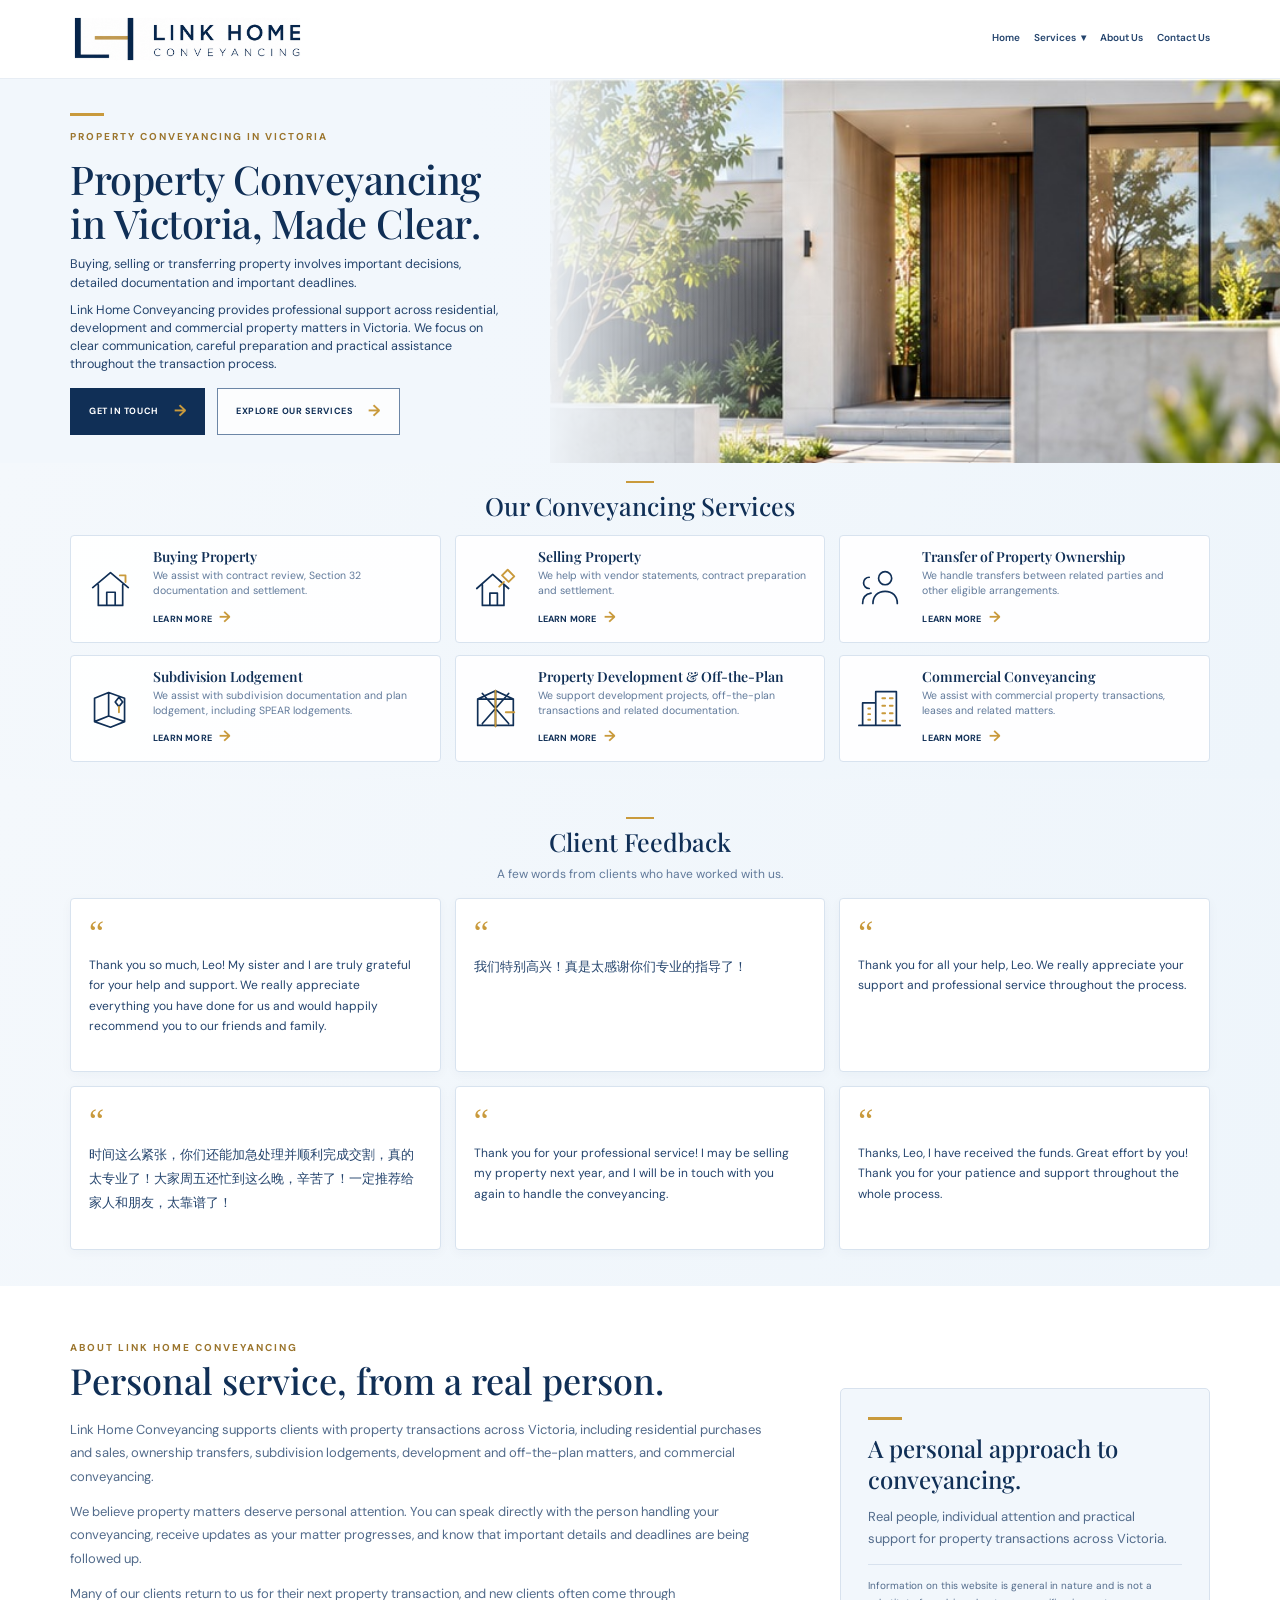
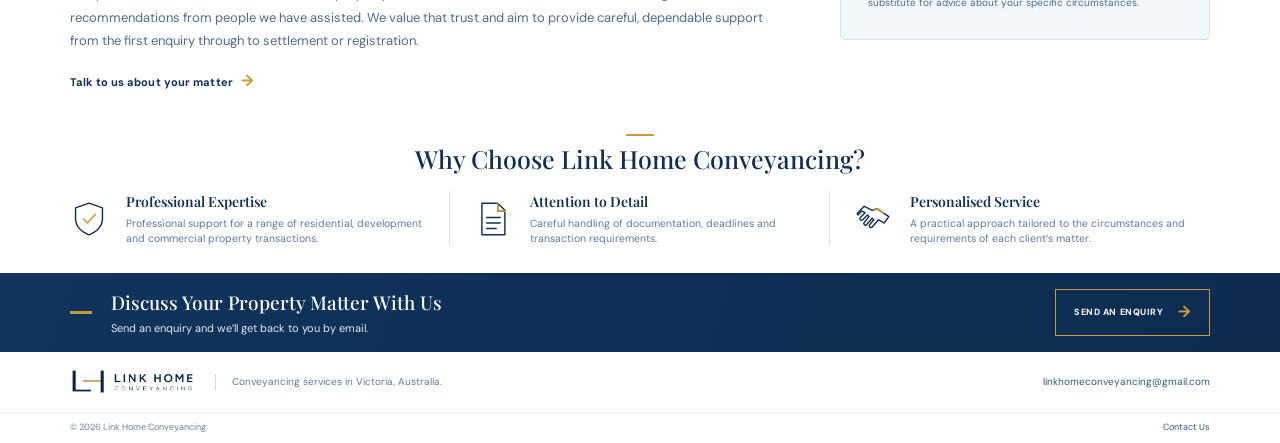
<file: index.html>
<!DOCTYPE html>

<html lang="en-AU">
<head>
<meta charset="utf-8"/>
<meta content="width=device-width, initial-scale=1" name="viewport"/>
<meta name="description" content="Link Home Conveyancing is a boutique conveyancing firm assisting with property purchases, sales, ownership transfers, subdivision lodgements, development and commercial property matters across Victoria."/>
<meta content="#102f56" name="theme-color"/>
<title>Link Home Conveyancing | Melbourne Property Conveyancer</title>
<link rel="canonical" href="https://linkhomeconveyancing.com.au/"/>
<meta property="og:type" content="website"/>
<meta property="og:site_name" content="Link Home Conveyancing"/>
<meta property="og:title" content="Link Home Conveyancing | Melbourne Property Conveyancer"/>
<meta property="og:description" content="Link Home Conveyancing is a boutique conveyancing firm assisting with property purchases, sales, ownership transfers, subdivision lodgements, development and commercial property matters across Victoria."/>
<meta property="og:url" content="https://linkhomeconveyancing.com.au/"/>
<meta property="og:image" content="https://linkhomeconveyancing.com.au/assets/link-home-logo.png"/>
<meta name="twitter:card" content="summary"/>
<meta name="twitter:title" content="Link Home Conveyancing | Melbourne Property Conveyancer"/>
<meta name="twitter:description" content="Link Home Conveyancing is a boutique conveyancing firm assisting with property purchases, sales, ownership transfers, subdivision lodgements, development and commercial property matters across Victoria."/>

<link href="https://fonts.googleapis.com" rel="preconnect"/>
<link crossorigin="" href="https://fonts.gstatic.com" rel="preconnect"/>
<link href="https://fonts.googleapis.com/css2?family=DM+Sans:wght@400;500;600;700&amp;family=Playfair+Display:wght@500;600&amp;display=swap" rel="stylesheet"/>
<link href="styles.css" rel="stylesheet"/>
<script type="application/ld+json">{"@context":"https://schema.org","@graph":[{"@type":"LegalService","@id":"https://linkhomeconveyancing.com.au/#business","name":"Link Home Conveyancing","url":"https://linkhomeconveyancing.com.au/","logo":{"@type":"ImageObject","url":"https://linkhomeconveyancing.com.au/assets/link-home-logo.png"},"image":"https://linkhomeconveyancing.com.au/assets/hero-property.jpg","description":"Link Home Conveyancing is a boutique conveyancing firm assisting with property purchases, sales, ownership transfers, subdivision lodgements, development and commercial property matters across Victoria.","areaServed":{"@type":"AdministrativeArea","name":"Victoria, Australia"}},{"@type":"WebSite","@id":"https://linkhomeconveyancing.com.au/#website","url":"https://linkhomeconveyancing.com.au/","name":"Link Home Conveyancing","publisher":{"@id":"https://linkhomeconveyancing.com.au/#business"},"inLanguage":"en-AU"}]}</script>
</head>
<body>
<a class="skip-link" href="#main">Skip to content</a>
<header class="site-header">
<div class="header-inner wrap">
<a aria-label="Link Home Conveyancing home" class="brand" href="index.html"><img alt="Link Home Conveyancing logo" src="assets/link-home-logo.png"/></a>
<button aria-controls="primary-nav" aria-expanded="false" aria-label="Open navigation" class="menu-toggle"><span></span><span></span><span></span></button>
<nav aria-label="Main navigation" class="nav" id="primary-nav">
<a href="index.html">Home</a>
<div class="services-menu">
  <button class="services-toggle" type="button" aria-expanded="false" aria-controls="services-dropdown">Services <span aria-hidden="true">▾</span></button>
  <div class="services-dropdown" id="services-dropdown">
    <a href="buying-property.html">Buying Property</a>
    <a href="selling-property.html">Selling Property</a>
    <a href="property-transfers.html">Transfer of Property Ownership</a>
    <a href="subdivision-lodgement.html">Subdivision Lodgement</a>
    <a href="development-off-the-plan.html">Property Development &amp; Off-the-Plan</a>
    <a href="commercial-conveyancing.html">Commercial Conveyancing</a>
  </div>
</div>
<a href="about.html">About Us</a>
<a href="contact.html">Contact Us</a>
</nav>
</div>
</header>
<main id="main">
<section class="hero" id="home">
<div aria-label="Contemporary home exterior with landscaped garden" class="hero-photo" role="img"></div>
<div class="hero-wash"></div>
<div class="hero-content wrap">
<span class="gold-rule"></span>
<p class="eyebrow">PROPERTY CONVEYANCING IN VICTORIA</p>
<h1>Property Conveyancing<br/>in Victoria, Made Clear.</h1>
<p class="hero-lead">Buying, selling or transferring property involves important decisions, detailed documentation and important deadlines.</p>
<p class="hero-description">Link Home Conveyancing provides professional support across residential, development and commercial property matters in Victoria. We focus on clear communication, careful preparation and practical assistance throughout the transaction process.</p>
<div class="hero-actions"><a class="button button-primary" href="contact.html">GET IN TOUCH <span>→</span></a><a class="button button-outline" href="#services">EXPLORE OUR SERVICES <span>→</span></a></div>
</div>
</section>
<section class="services section-tint" id="services">
<div class="wrap">
<div class="section-title"><span class="gold-rule"></span><h2>Our Conveyancing Services</h2></div>
<div class="service-grid">
<article class="service-card" id="buying-property"><div aria-hidden="true" class="service-icon"><svg viewbox="0 0 48 48"><path d="M5 23 24 7l19 16M11 20v22h26V20M20 42V28h9v14"></path><path class="gold-stroke" d="M34 10h6v7"></path></svg></div><div><h3>Buying Property</h3><p>We assist with contract review, Section 32 documentation and settlement.</p><a href="buying-property.html">LEARN MORE <span>→</span></a></div></article>
<article class="service-card" id="selling-property"><div aria-hidden="true" class="service-icon"><svg viewbox="0 0 48 48"><path d="M4 24 21 9l17 15M10 20v22h23V20M18 42V29h8v13"></path><path class="gold-stroke" d="m31 10 6-6 7 7-6 6zM33 17l-5 5"></path></svg></div><div><h3>Selling Property</h3><p>We help with vendor statements, contract preparation and settlement.</p><a href="selling-property.html">LEARN MORE <span>→</span></a></div></article>
<article class="service-card" id="transfer-ownership"><div aria-hidden="true" class="service-icon"><svg viewbox="0 0 48 48"><circle cx="30" cy="13" r="7"></circle><path d="M17 40c0-8 5-13 13-13s13 5 13 13M6 40c0-6 3-10 9-11M13 12a6 6 0 1 0 0 12"></path></svg></div><div><h3>Transfer of Property Ownership</h3><p>We handle transfers between related parties and other eligible arrangements.</p><a href="property-transfers.html">LEARN MORE <span>→</span></a></div></article>
<article class="service-card" id="subdivision-lodgement"><div aria-hidden="true" class="service-icon"><svg viewbox="0 0 48 48"><path d="m7 13 15-6 17 6v25l-15 6-17-6zM22 7v25M7 38l15-6 17 6M29 17l4-5 4 5-4 5z"></path><path class="gold-stroke" d="M33 22v6"></path></svg></div><div><h3>Subdivision Lodgement</h3><p>We assist with subdivision documentation and plan lodgement, including SPEAR lodgements.</p><a href="subdivision-lodgement.html">LEARN MORE <span>→</span></a></div></article>
<article class="service-card" id="development"><div aria-hidden="true" class="service-icon"><svg viewbox="0 0 48 48"><path d="M5 14h38M10 8l28 32M38 8 10 40M24 5v38M5 14l19-9 19 9M5 14v28h38V14"></path><path class="gold-stroke" d="M24 5v38M35 28h9"></path></svg></div><div><h3>Property Development &amp; Off-the-Plan</h3><p>We support development projects, off-the-plan transactions and related documentation.</p><a href="development-off-the-plan.html">LEARN MORE <span>→</span></a></div></article>
<article class="service-card" id="commercial"><div aria-hidden="true" class="service-icon"><svg viewbox="0 0 48 48"><path d="M6 42V18h14v24M20 42V6h22v36M2 42h44"></path><path class="gold-stroke" d="M12 24h2M12 30h2M12 36h2M27 13h3M35 13h3M27 21h3M35 21h3M27 29h3M35 29h3M27 37h3M35 37h3"></path></svg></div><div><h3>Commercial Conveyancing</h3><p>We assist with commercial property transactions, leases and related matters.</p><a href="commercial-conveyancing.html">LEARN MORE <span>→</span></a></div></article>
</div>
</div>
</section>

<section class="client-feedback section-tint" id="client-feedback">
<div class="wrap">
  <div class="section-title"><span class="gold-rule"></span><h2>Client Feedback</h2><p class="feedback-intro">A few words from clients who have worked with us.</p></div>
  <div class="feedback-grid">
    <article class="feedback-card feedback-en"><span class="feedback-mark">“</span><p>Thank you so much, Leo! My sister and I are truly grateful for your help and support. We really appreciate everything you have done for us and would happily recommend you to our friends and family.</p></article>
    <article class="feedback-card feedback-zh"><span class="feedback-mark">“</span><p>我们特别高兴！真是太感谢你们专业的指导了！</p></article>
    <article class="feedback-card feedback-en"><span class="feedback-mark">“</span><p>Thank you for all your help, Leo. We really appreciate your support and professional service throughout the process.</p></article>
    <article class="feedback-card feedback-zh"><span class="feedback-mark">“</span><p>时间这么紧张，你们还能加急处理并顺利完成交割，真的太专业了！大家周五还忙到这么晚，辛苦了！一定推荐给家人和朋友，太靠谱了！</p></article>
    <article class="feedback-card feedback-en"><span class="feedback-mark">“</span><p>Thank you for your professional service! I may be selling my property next year, and I will be in touch with you again to handle the conveyancing.</p></article>
    <article class="feedback-card feedback-en"><span class="feedback-mark">“</span><p>Thanks, Leo, I have received the funds. Great effort by you! Thank you for your patience and support throughout the whole process.</p></article>
  </div>
</div>
</section>

<section class="about-section" id="about">
<div class="wrap about-inner"><div class="about-copy"><span class="eyebrow">ABOUT LINK HOME CONVEYANCING</span><h2>Personal service, from a real person.</h2><p>Link Home Conveyancing supports clients with property transactions across Victoria, including residential purchases and sales, ownership transfers, subdivision lodgements, development and off-the-plan matters, and commercial conveyancing.</p><p>We believe property matters deserve personal attention. You can speak directly with the person handling your conveyancing, receive updates as your matter progresses, and know that important details and deadlines are being followed up.</p><p>Many of our clients return to us for their next property transaction, and new clients often come through recommendations from people we have assisted. We value that trust and aim to provide careful, dependable support from the first enquiry through to settlement or registration.</p><a class="text-link" href="contact.html">Talk to us about your matter <span>→</span></a></div><div class="about-note"><span class="gold-rule"></span><h3>A personal approach to conveyancing.</h3><p>Real people, individual attention and practical support for property transactions across Victoria.</p><p class="small-note">Information on this website is general in nature and is not a substitute for advice about your specific circumstances.</p></div></div>
<div class="wrap"><div class="section-title why-title"><span class="gold-rule"></span><h2>Why Choose Link Home Conveyancing?</h2></div>
<div class="benefit-grid">
<article><div aria-hidden="true" class="benefit-icon shield"><svg viewbox="0 0 48 48"><path d="M24 4 41 10v13c0 11-7 17-17 21C14 40 7 34 7 23V10z"></path><path class="gold-stroke" d="m17 24 5 5 10-11"></path></svg></div><div><h3>Professional Expertise</h3><p>Professional support for a range of residential, development and commercial property transactions.</p></div></article>
<article><div aria-hidden="true" class="benefit-icon"><svg viewbox="0 0 48 48"><path d="M10 4h20l9 9v31H10zM30 4v10h9M16 22h17M16 29h17M16 36h12"></path><path class="gold-stroke" d="M30 4v10h9"></path></svg></div><div><h3>Attention to Detail</h3><p>Careful handling of documentation, deadlines and transaction requirements.</p></div></article>
<article><div aria-hidden="true" class="benefit-icon"><svg viewbox="0 0 48 48"><path d="m4 17 9-9 10 5 6-2 15 10-6 8-7-4-8 9c-2 2-5-1-3-3l5-6-2-2-7 8c-2 2-5-1-3-3l6-7-2-2-6 6c-2 2-5-1-3-3l6-6-4-2-5 5z"></path><path class="gold-stroke" d="m25 13 5-2 7 5"></path></svg></div><div><h3>Personalised Service</h3><p>A practical approach tailored to the circumstances and requirements of each client’s matter.</p></div></article>
</div>
</div>
</section>
<section class="contact-banner"><div class="wrap contact-banner-inner"><span class="gold-rule"></span><div><h2>Discuss Your Property Matter With Us</h2><p>Send an enquiry and we’ll get back to you by email.</p></div><a class="button button-dark-outline" href="contact.html">SEND AN ENQUIRY <span>→</span></a></div></section>

</main>
<footer class="footer"><div class="wrap footer-main"><a class="footer-brand" href="index.html"><img alt="Link Home Conveyancing" src="assets/link-home-logo.png"/></a><p>Conveyancing services in Victoria, Australia.</p><a href="mailto:linkhomeconveyancing@gmail.com">linkhomeconveyancing@gmail.com</a></div><div class="footer-bottom"><div class="wrap footer-bottom-inner"><span>© <span id="year"></span> Link Home Conveyancing</span><a href="contact.html">Contact Us</a></div></div></footer>
<script src="script.js"></script>
</body>
</html>
</file>
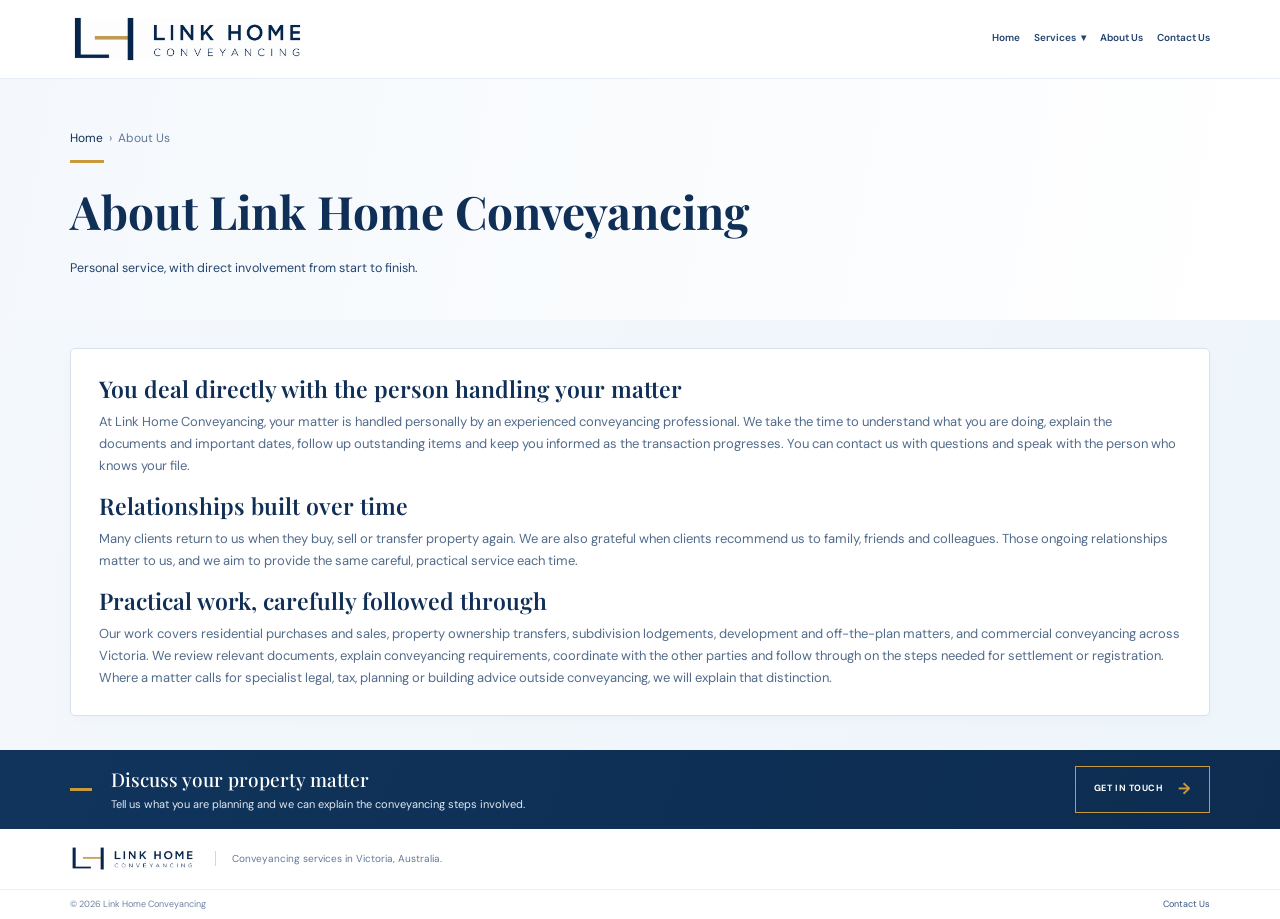
<file: about.html>
<!DOCTYPE html>
<html lang="en-AU"><head><meta charset="utf-8"/><meta content="width=device-width, initial-scale=1" name="viewport"/><meta name="description" content="Meet Link Home Conveyancing. Personal conveyancing service with direct involvement, careful follow-up and lasting relationships with returning clients and referrals."/><title>About Link Home Conveyancing | Melbourne, Victoria</title>
<link rel="canonical" href="https://linkhomeconveyancing.com.au/about.html"/>
<meta property="og:type" content="website"/>
<meta property="og:site_name" content="Link Home Conveyancing"/>
<meta property="og:title" content="About Link Home Conveyancing | Melbourne, Victoria"/>
<meta property="og:description" content="Meet Link Home Conveyancing. Personal conveyancing service with direct involvement, careful follow-up and lasting relationships with returning clients and referrals."/>
<meta property="og:url" content="https://linkhomeconveyancing.com.au/about.html"/>
<meta property="og:image" content="https://linkhomeconveyancing.com.au/assets/link-home-logo.png"/>
<meta name="twitter:card" content="summary"/>
<meta name="twitter:title" content="About Link Home Conveyancing | Melbourne, Victoria"/>
<meta name="twitter:description" content="Meet Link Home Conveyancing. Personal conveyancing service with direct involvement, careful follow-up and lasting relationships with returning clients and referrals."/>
<link href="https://fonts.googleapis.com" rel="preconnect"/><link crossorigin="" href="https://fonts.gstatic.com" rel="preconnect"/><link href="https://fonts.googleapis.com/css2?family=DM+Sans:wght@400;500;600;700&amp;family=Playfair+Display:wght@500;600&amp;display=swap" rel="stylesheet"/><link href="styles.css" rel="stylesheet"/></head><body><header class="site-header"><div class="header-inner wrap"><a class="brand" href="index.html"><img alt="Link Home Conveyancing logo" src="assets/link-home-logo.png"/></a><button aria-controls="primary-nav" aria-expanded="false" aria-label="Open navigation" class="menu-toggle"><span></span><span></span><span></span></button><nav aria-label="Main navigation" class="nav" id="primary-nav">
<a href="index.html">Home</a>
<div class="services-menu">
  <button class="services-toggle" type="button" aria-expanded="false" aria-controls="services-dropdown">Services <span aria-hidden="true">▾</span></button>
  <div class="services-dropdown" id="services-dropdown">
    <a href="buying-property.html">Buying Property</a>
    <a href="selling-property.html">Selling Property</a>
    <a href="property-transfers.html">Transfer of Property Ownership</a>
    <a href="subdivision-lodgement.html">Subdivision Lodgement</a>
    <a href="development-off-the-plan.html">Property Development &amp; Off-the-Plan</a>
    <a href="commercial-conveyancing.html">Commercial Conveyancing</a>
  </div>
</div>
<a href="about.html">About Us</a>
<a href="contact.html">Contact Us</a>
</nav></div></header><main id="main"><section class="page-hero"><div class="wrap"><p class="breadcrumb"><a href="index.html">Home</a>  ›  About Us</p><span class="gold-rule"></span><h1>About Link Home Conveyancing</h1><p class="hero-lead">Personal service, with direct involvement from start to finish.</p></div></section><section class="section-tint"><div class="wrap service-details"><article class="detail-card detail-page"><h3>You deal directly with the person handling your matter</h3><p>At Link Home Conveyancing, your matter is handled personally by an experienced conveyancing professional. We take the time to understand what you are doing, explain the documents and important dates, follow up outstanding items and keep you informed as the transaction progresses. You can contact us with questions and speak with the person who knows your file.</p><h3>Relationships built over time</h3><p>Many clients return to us when they buy, sell or transfer property again. We are also grateful when clients recommend us to family, friends and colleagues. Those ongoing relationships matter to us, and we aim to provide the same careful, practical service each time.</p><h3>Practical work, carefully followed through</h3><p>Our work covers residential purchases and sales, property ownership transfers, subdivision lodgements, development and off-the-plan matters, and commercial conveyancing across Victoria. We review relevant documents, explain conveyancing requirements, coordinate with the other parties and follow through on the steps needed for settlement or registration. Where a matter calls for specialist legal, tax, planning or building advice outside conveyancing, we will explain that distinction.</p></article></div></section><section class="contact-banner"><div class="wrap contact-banner-inner"><span class="gold-rule"></span><div><h2>Discuss your property matter</h2><p>Tell us what you are planning and we can explain the conveyancing steps involved.</p></div><a class="button button-dark-outline" href="contact.html">GET IN TOUCH <span>→</span></a></div></section></main><footer class="footer"><div class="wrap footer-main"><a class="footer-brand" href="index.html"><img alt="Link Home Conveyancing" src="assets/link-home-logo.png"/></a><p>Conveyancing services in Victoria, Australia.</p></div><div class="footer-bottom"><div class="wrap footer-bottom-inner"><span>© <span id="year"></span> Link Home Conveyancing</span><a href="contact.html">Contact Us</a></div></div></footer><script src="script.js"></script></body></html>
</file>
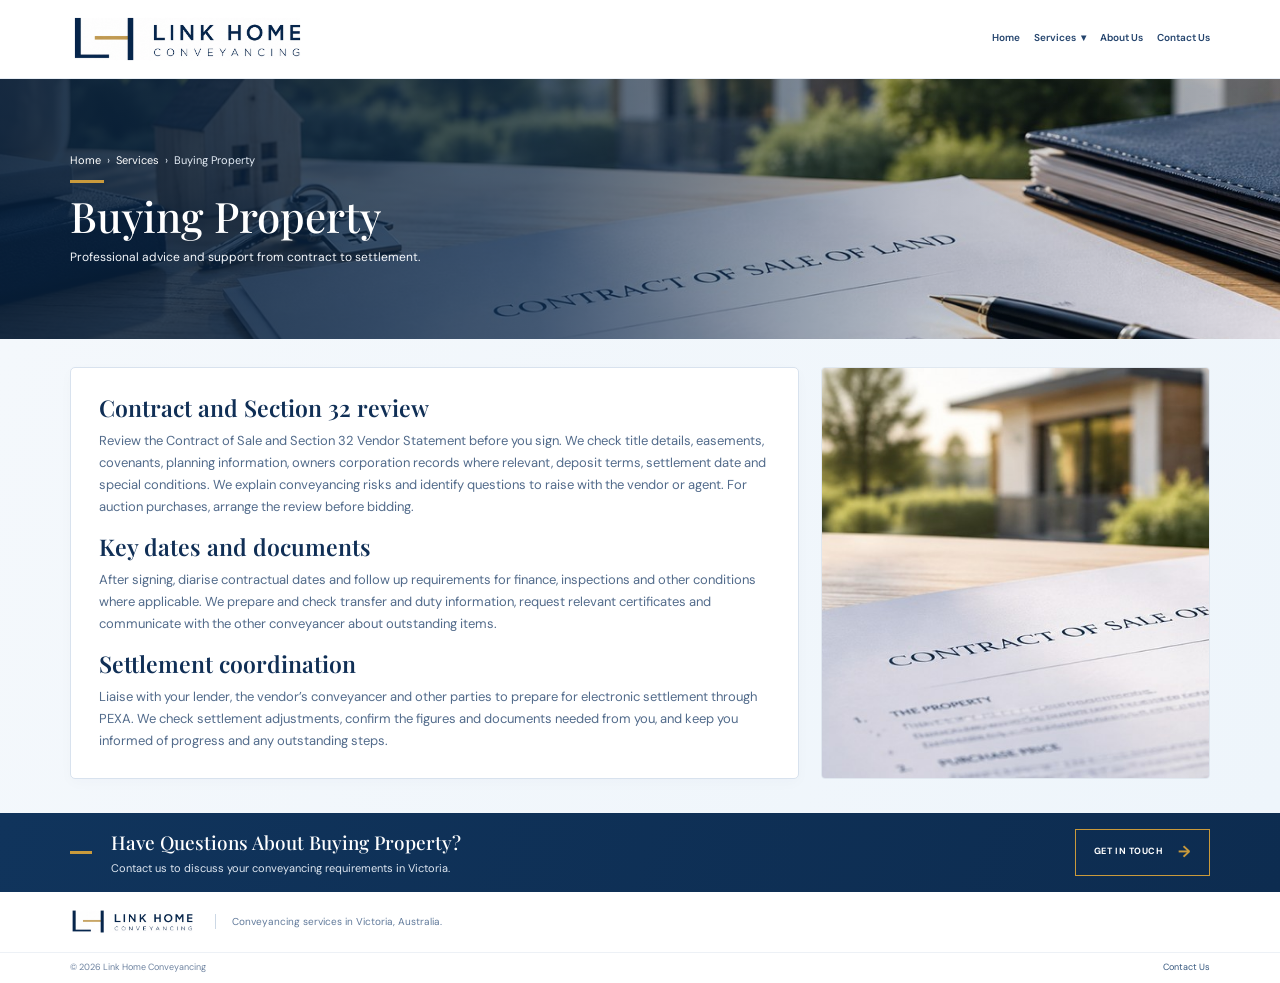
<file: buying-property.html>
<!DOCTYPE html>
<html lang="en-AU"><head><meta charset="utf-8"/><meta content="width=device-width, initial-scale=1" name="viewport"/><meta name="description" content="Property purchase conveyancing in Victoria. Contract of Sale and Section 32 review, key date follow-up, document preparation and settlement coordination."/><title>Buying Property Conveyancing | Link Home Conveyancing</title>
<link rel="canonical" href="https://linkhomeconveyancing.com.au/buying-property.html"/>
<meta property="og:type" content="website"/>
<meta property="og:site_name" content="Link Home Conveyancing"/>
<meta property="og:title" content="Buying Property Conveyancing | Link Home Conveyancing"/>
<meta property="og:description" content="Property purchase conveyancing in Victoria. Contract of Sale and Section 32 review, key date follow-up, document preparation and settlement coordination."/>
<meta property="og:url" content="https://linkhomeconveyancing.com.au/buying-property.html"/>
<meta property="og:image" content="https://linkhomeconveyancing.com.au/assets/link-home-logo.png"/>
<meta name="twitter:card" content="summary"/>
<meta name="twitter:title" content="Buying Property Conveyancing | Link Home Conveyancing"/>
<meta name="twitter:description" content="Property purchase conveyancing in Victoria. Contract of Sale and Section 32 review, key date follow-up, document preparation and settlement coordination."/>
<link href="https://fonts.googleapis.com" rel="preconnect"/><link crossorigin="" href="https://fonts.gstatic.com" rel="preconnect"/><link href="https://fonts.googleapis.com/css2?family=DM+Sans:wght@400;500;600;700&amp;family=Playfair+Display:wght@500;600&amp;display=swap" rel="stylesheet"/><link href="styles.css" rel="stylesheet"/></head><body><header class="site-header"><div class="header-inner wrap"><a class="brand" href="index.html"><img alt="Link Home Conveyancing logo" src="assets/link-home-logo.png"/></a><button aria-controls="primary-nav" aria-expanded="false" aria-label="Open navigation" class="menu-toggle"><span></span><span></span><span></span></button><nav aria-label="Main navigation" class="nav" id="primary-nav">
<a href="index.html">Home</a>
<div class="services-menu">
  <button class="services-toggle" type="button" aria-expanded="false" aria-controls="services-dropdown">Services <span aria-hidden="true">▾</span></button>
  <div class="services-dropdown" id="services-dropdown">
    <a href="buying-property.html">Buying Property</a>
    <a href="selling-property.html">Selling Property</a>
    <a href="property-transfers.html">Transfer of Property Ownership</a>
    <a href="subdivision-lodgement.html">Subdivision Lodgement</a>
    <a href="development-off-the-plan.html">Property Development &amp; Off-the-Plan</a>
    <a href="commercial-conveyancing.html">Commercial Conveyancing</a>
  </div>
</div>
<a href="about.html">About Us</a>
<a href="contact.html">Contact Us</a>
</nav></div></header><main id="main"><section class="service-page-hero" style="--service-image: url('assets/services/buying-property.jpg')"><div class="service-page-hero-shade"></div><div class="wrap service-page-hero-content"><p class="breadcrumb"><a href="index.html">Home</a> &nbsp;›&nbsp; <a href="index.html#services">Services</a> &nbsp;›&nbsp; Buying Property</p><span class="gold-rule"></span><h1>Buying Property</h1><p class="hero-lead">Professional advice and support from contract to settlement.</p></div></section>
<section class="service-details section-tint"><div class="wrap service-detail-layout"><article class="detail-card detail-page"><h3>Contract and Section 32 review</h3><p>Review the Contract of Sale and Section 32 Vendor Statement before you sign. We check title details, easements, covenants, planning information, owners corporation records where relevant, deposit terms, settlement date and special conditions. We explain conveyancing risks and identify questions to raise with the vendor or agent. For auction purchases, arrange the review before bidding.</p><h3>Key dates and documents</h3><p>After signing, diarise contractual dates and follow up requirements for finance, inspections and other conditions where applicable. We prepare and check transfer and duty information, request relevant certificates and communicate with the other conveyancer about outstanding items.</p><h3>Settlement coordination</h3><p>Liaise with your lender, the vendor’s conveyancer and other parties to prepare for electronic settlement through PEXA. We check settlement adjustments, confirm the figures and documents needed from you, and keep you informed of progress and any outstanding steps.</p></article><figure class="service-detail-image"><img src="assets/services/buying-property.jpg" alt="Property conveyancing documents and related work" loading="lazy"/></figure></div></section><section class="contact-banner"><div class="wrap contact-banner-inner"><span class="gold-rule"></span><div><h2>Have Questions About Buying Property?</h2><p>Contact us to discuss your conveyancing requirements in Victoria.</p></div><a class="button button-dark-outline" href="contact.html">GET IN TOUCH <span>→</span></a></div></section></main><footer class="footer"><div class="wrap footer-main"><a class="footer-brand" href="index.html"><img alt="Link Home Conveyancing" src="assets/link-home-logo.png"/></a><p>Conveyancing services in Victoria, Australia.</p></div><div class="footer-bottom"><div class="wrap footer-bottom-inner"><span>© <span id="year"></span> Link Home Conveyancing</span><a href="contact.html">Contact Us</a></div></div></footer><script src="script.js"></script></body></html>
</file>
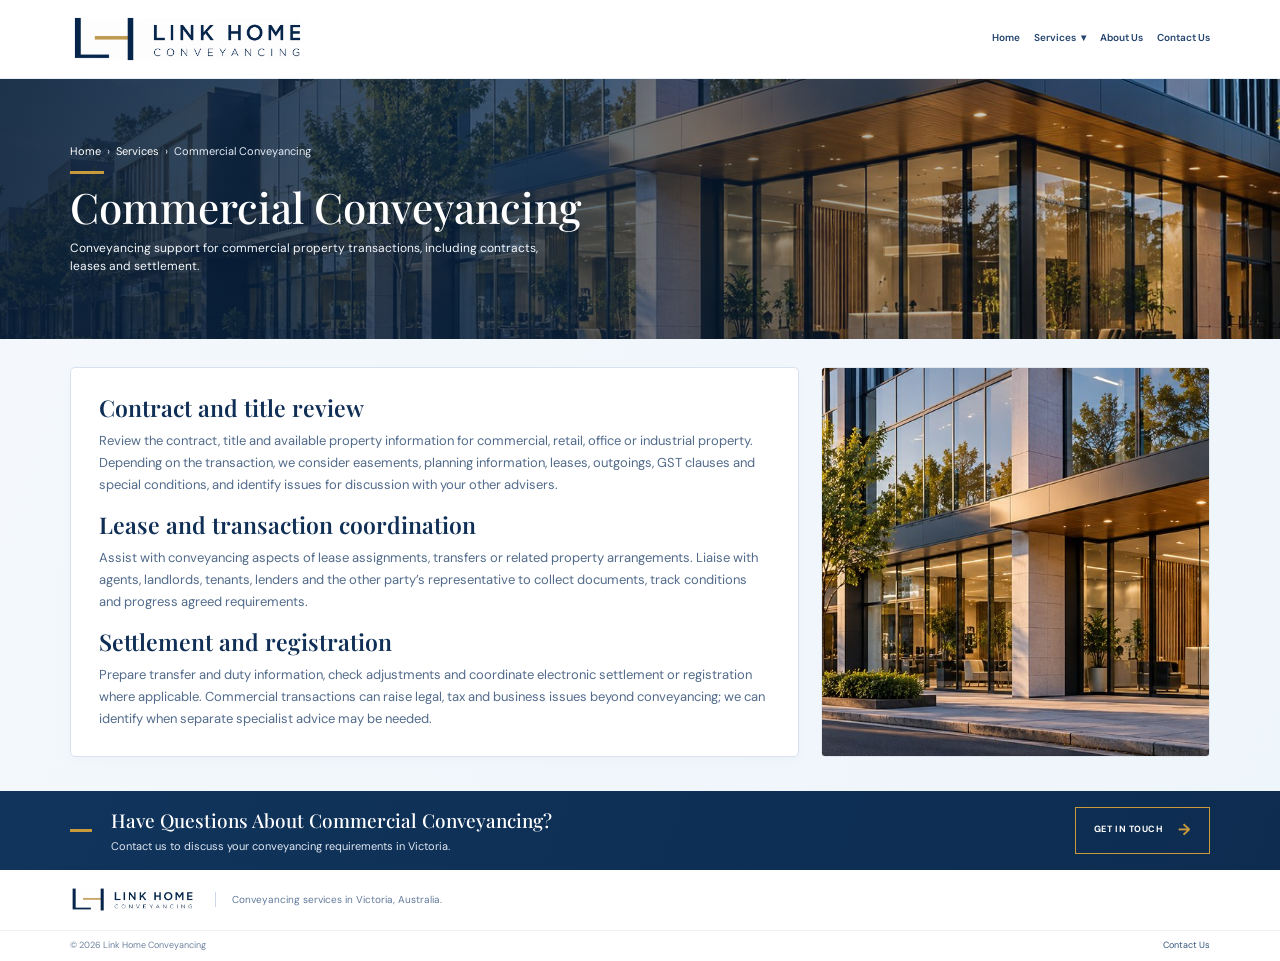
<file: commercial-conveyancing.html>
<!DOCTYPE html>
<html lang="en-AU"><head><meta charset="utf-8"/><meta content="width=device-width, initial-scale=1" name="viewport"/><meta name="description" content="Commercial property conveyancing in Victoria, including contract and title review, lease-related transaction coordination, settlement and registration."/><title>Commercial Conveyancing | Link Home Conveyancing</title>
<link rel="canonical" href="https://linkhomeconveyancing.com.au/commercial-conveyancing.html"/>
<meta property="og:type" content="website"/>
<meta property="og:site_name" content="Link Home Conveyancing"/>
<meta property="og:title" content="Commercial Conveyancing | Link Home Conveyancing"/>
<meta property="og:description" content="Commercial property conveyancing in Victoria, including contract and title review, lease-related transaction coordination, settlement and registration."/>
<meta property="og:url" content="https://linkhomeconveyancing.com.au/commercial-conveyancing.html"/>
<meta property="og:image" content="https://linkhomeconveyancing.com.au/assets/link-home-logo.png"/>
<meta name="twitter:card" content="summary"/>
<meta name="twitter:title" content="Commercial Conveyancing | Link Home Conveyancing"/>
<meta name="twitter:description" content="Commercial property conveyancing in Victoria, including contract and title review, lease-related transaction coordination, settlement and registration."/>
<link href="https://fonts.googleapis.com" rel="preconnect"/><link crossorigin="" href="https://fonts.gstatic.com" rel="preconnect"/><link href="https://fonts.googleapis.com/css2?family=DM+Sans:wght@400;500;600;700&amp;family=Playfair+Display:wght@500;600&amp;display=swap" rel="stylesheet"/><link href="styles.css" rel="stylesheet"/></head><body><header class="site-header"><div class="header-inner wrap"><a class="brand" href="index.html"><img alt="Link Home Conveyancing logo" src="assets/link-home-logo.png"/></a><button aria-controls="primary-nav" aria-expanded="false" aria-label="Open navigation" class="menu-toggle"><span></span><span></span><span></span></button><nav aria-label="Main navigation" class="nav" id="primary-nav">
<a href="index.html">Home</a>
<div class="services-menu">
  <button class="services-toggle" type="button" aria-expanded="false" aria-controls="services-dropdown">Services <span aria-hidden="true">▾</span></button>
  <div class="services-dropdown" id="services-dropdown">
    <a href="buying-property.html">Buying Property</a>
    <a href="selling-property.html">Selling Property</a>
    <a href="property-transfers.html">Transfer of Property Ownership</a>
    <a href="subdivision-lodgement.html">Subdivision Lodgement</a>
    <a href="development-off-the-plan.html">Property Development &amp; Off-the-Plan</a>
    <a href="commercial-conveyancing.html">Commercial Conveyancing</a>
  </div>
</div>
<a href="about.html">About Us</a>
<a href="contact.html">Contact Us</a>
</nav></div></header><main id="main"><section class="service-page-hero" style="--service-image: url('assets/services/commercial-conveyancing.jpg')"><div class="service-page-hero-shade"></div><div class="wrap service-page-hero-content"><p class="breadcrumb"><a href="index.html">Home</a> &nbsp;›&nbsp; <a href="index.html#services">Services</a> &nbsp;›&nbsp; Commercial Conveyancing</p><span class="gold-rule"></span><h1>Commercial Conveyancing</h1><p class="hero-lead">Conveyancing support for commercial property transactions, including contracts, leases and settlement.</p></div></section>
<section class="service-details section-tint"><div class="wrap service-detail-layout"><article class="detail-card detail-page"><h3>Contract and title review</h3><p>Review the contract, title and available property information for commercial, retail, office or industrial property. Depending on the transaction, we consider easements, planning information, leases, outgoings, GST clauses and special conditions, and identify issues for discussion with your other advisers.</p><h3>Lease and transaction coordination</h3><p>Assist with conveyancing aspects of lease assignments, transfers or related property arrangements. Liaise with agents, landlords, tenants, lenders and the other party’s representative to collect documents, track conditions and progress agreed requirements.</p><h3>Settlement and registration</h3><p>Prepare transfer and duty information, check adjustments and coordinate electronic settlement or registration where applicable. Commercial transactions can raise legal, tax and business issues beyond conveyancing; we can identify when separate specialist advice may be needed.</p></article><figure class="service-detail-image"><img src="assets/services/commercial-conveyancing-detail.jpg" alt="Modern commercial office building" loading="lazy"/></figure></div></section><section class="contact-banner"><div class="wrap contact-banner-inner"><span class="gold-rule"></span><div><h2>Have Questions About Commercial Conveyancing?</h2><p>Contact us to discuss your conveyancing requirements in Victoria.</p></div><a class="button button-dark-outline" href="contact.html">GET IN TOUCH <span>→</span></a></div></section></main><footer class="footer"><div class="wrap footer-main"><a class="footer-brand" href="index.html"><img alt="Link Home Conveyancing" src="assets/link-home-logo.png"/></a><p>Conveyancing services in Victoria, Australia.</p></div><div class="footer-bottom"><div class="wrap footer-bottom-inner"><span>© <span id="year"></span> Link Home Conveyancing</span><a href="contact.html">Contact Us</a></div></div></footer><script src="script.js"></script></body></html>
</file>
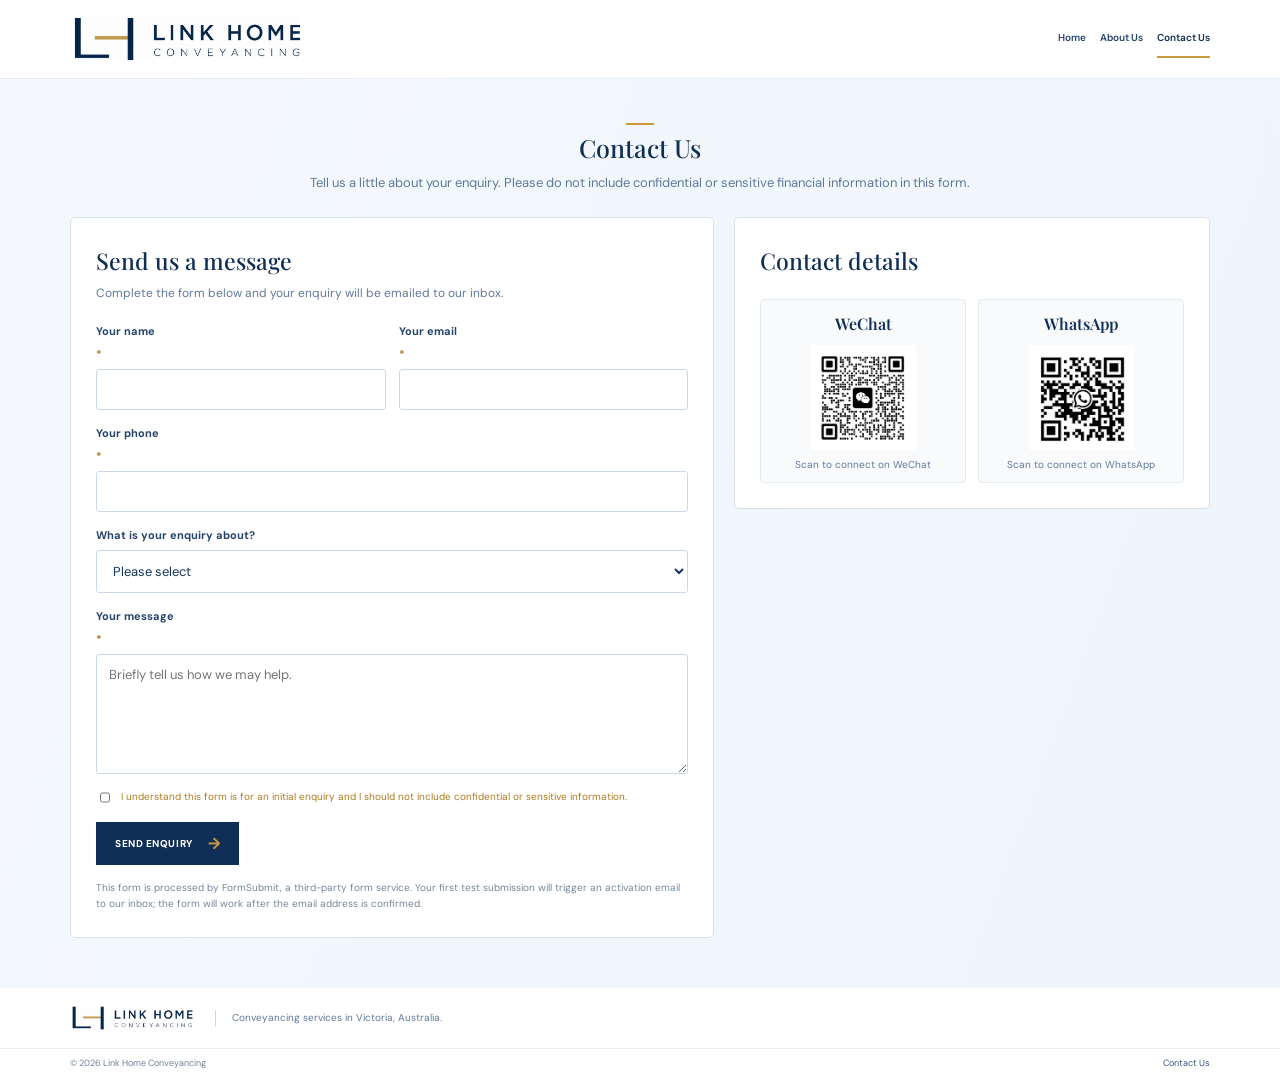
<file: contact.html>
<!doctype html><html lang="en-AU"><head><meta charset="utf-8"><meta name="viewport" content="width=device-width, initial-scale=1"><meta name="description" content="Contact Link Home Conveyancing to discuss a property purchase, sale, transfer, subdivision, development or commercial conveyancing matter in Victoria."/><title>Contact Link Home Conveyancing | Melbourne, Victoria</title>
<link rel="canonical" href="https://linkhomeconveyancing.com.au/contact.html"/>
<meta property="og:type" content="website"/>
<meta property="og:site_name" content="Link Home Conveyancing"/>
<meta property="og:title" content="Contact Link Home Conveyancing | Melbourne, Victoria"/>
<meta property="og:description" content="Contact Link Home Conveyancing to discuss a property purchase, sale, transfer, subdivision, development or commercial conveyancing matter in Victoria."/>
<meta property="og:url" content="https://linkhomeconveyancing.com.au/contact.html"/>
<meta property="og:image" content="https://linkhomeconveyancing.com.au/assets/link-home-logo.png"/>
<meta name="twitter:card" content="summary"/>
<meta name="twitter:title" content="Contact Link Home Conveyancing | Melbourne, Victoria"/>
<meta name="twitter:description" content="Contact Link Home Conveyancing to discuss a property purchase, sale, transfer, subdivision, development or commercial conveyancing matter in Victoria."/>
<link rel="preconnect" href="https://fonts.googleapis.com"><link rel="preconnect" href="https://fonts.gstatic.com" crossorigin><link href="https://fonts.googleapis.com/css2?family=DM+Sans:wght@400;500;600;700&family=Playfair+Display:wght@500;600&display=swap" rel="stylesheet"><link rel="stylesheet" href="styles.css"></head><body><header class="site-header"><div class="header-inner wrap"><a class="brand" href="index.html"><img src="assets/link-home-logo.png" alt="Link Home Conveyancing logo"></a><button class="menu-toggle" aria-expanded="false" aria-controls="primary-nav" aria-label="Open navigation"><span></span><span></span><span></span></button><nav id="primary-nav" class="nav" aria-label="Main navigation"><a href="index.html">Home</a><a href="about.html">About Us</a><a href="contact.html" class="active">Contact Us</a></nav></div></header><main id="main"><section class="contact-section section-tint" id="contact">
<div class="wrap"><div class="section-title"><span class="gold-rule"></span><h2>Contact Us</h2><p class="section-intro">Tell us a little about your enquiry. Please do not include confidential or sensitive financial information in this form.</p></div>
<div class="contact-layout">
<div class="contact-form-panel"><h3>Send us a message</h3><p class="form-intro">Complete the form below and your enquiry will be emailed to our inbox.</p>
<form action="https://formsubmit.co/linkhomeconveyancing@gmail.com" class="contact-form" id="contact-form" method="POST">
<input name="_subject" type="hidden" value="New website enquiry — Link Home Conveyancing"/>
<input name="_template" type="hidden" value="table"/>
<input name="_url" type="hidden" value="https://linkhomeconveyancing.com.au/"/>
<input aria-hidden="true" autocomplete="off" class="honey-field" name="_honey" tabindex="-1" type="text"/>
<div class="form-row"><label for="visitor-name">Your name <span>*</span><input autocomplete="name" id="visitor-name" name="name" required="" type="text"/></label><label for="visitor-email">Your email <span>*</span><input autocomplete="email" id="visitor-email" name="email" required="" type="email"/></label></div><label for="visitor-phone">Your phone <span>*</span><input autocomplete="tel" id="visitor-phone" name="phone" required="True" type="tel"/></label>
<label for="matter-type">What is your enquiry about?<select id="matter-type" name="enquiry_type" required=""><option disabled="" selected="" value="">Please select</option><option>Buying Property</option><option>Selling Property</option><option>Transfer of Property Ownership</option><option>Subdivision Lodgement</option><option>Property Development &amp; Off-the-Plan</option><option>Commercial Conveyancing</option><option>Other property matter</option></select></label>
<label for="visitor-message">Your message <span>*</span><textarea id="visitor-message" name="message" placeholder="Briefly tell us how we may help." required="" rows="5"></textarea></label>
<label class="consent-row"><input name="privacy_acknowledgement" required="" type="checkbox" value="Acknowledged"/><span>I understand this form is for an initial enquiry and I should not include confidential or sensitive information.</span></label>
<button class="button button-primary form-submit" type="submit">SEND ENQUIRY <span>→</span></button>
<p class="form-note">This form is processed by FormSubmit, a third-party form service. Your first test submission will trigger an activation email to our inbox; the form will work after the email address is confirmed.</p>
</form>
</div>
<aside class="contact-info-panel"><h3>Contact details</h3>
<div class="qr-grid"><div class="qr-card"><h4>WeChat</h4><img alt="Link Home Conveyancing WeChat QR code" src="assets/wechat-qr.png"/><p>Scan to connect on WeChat</p></div><div class="qr-card"><h4>WhatsApp</h4><img alt="Link Home Conveyancing WhatsApp QR code" src="assets/whatsapp-qr.png"/><p>Scan to connect on WhatsApp</p></div></div>

</aside>
</div>
</div>
</section></main><footer class="footer"><div class="wrap footer-main"><a class="footer-brand" href="index.html"><img src="assets/link-home-logo.png" alt="Link Home Conveyancing"></a><p>Conveyancing services in Victoria, Australia.</p></div><div class="footer-bottom"><div class="wrap footer-bottom-inner"><span>© <span id="year"></span> Link Home Conveyancing</span><a href="contact.html">Contact Us</a></div></div></footer><script src="script.js"></script></body></html>
</file>
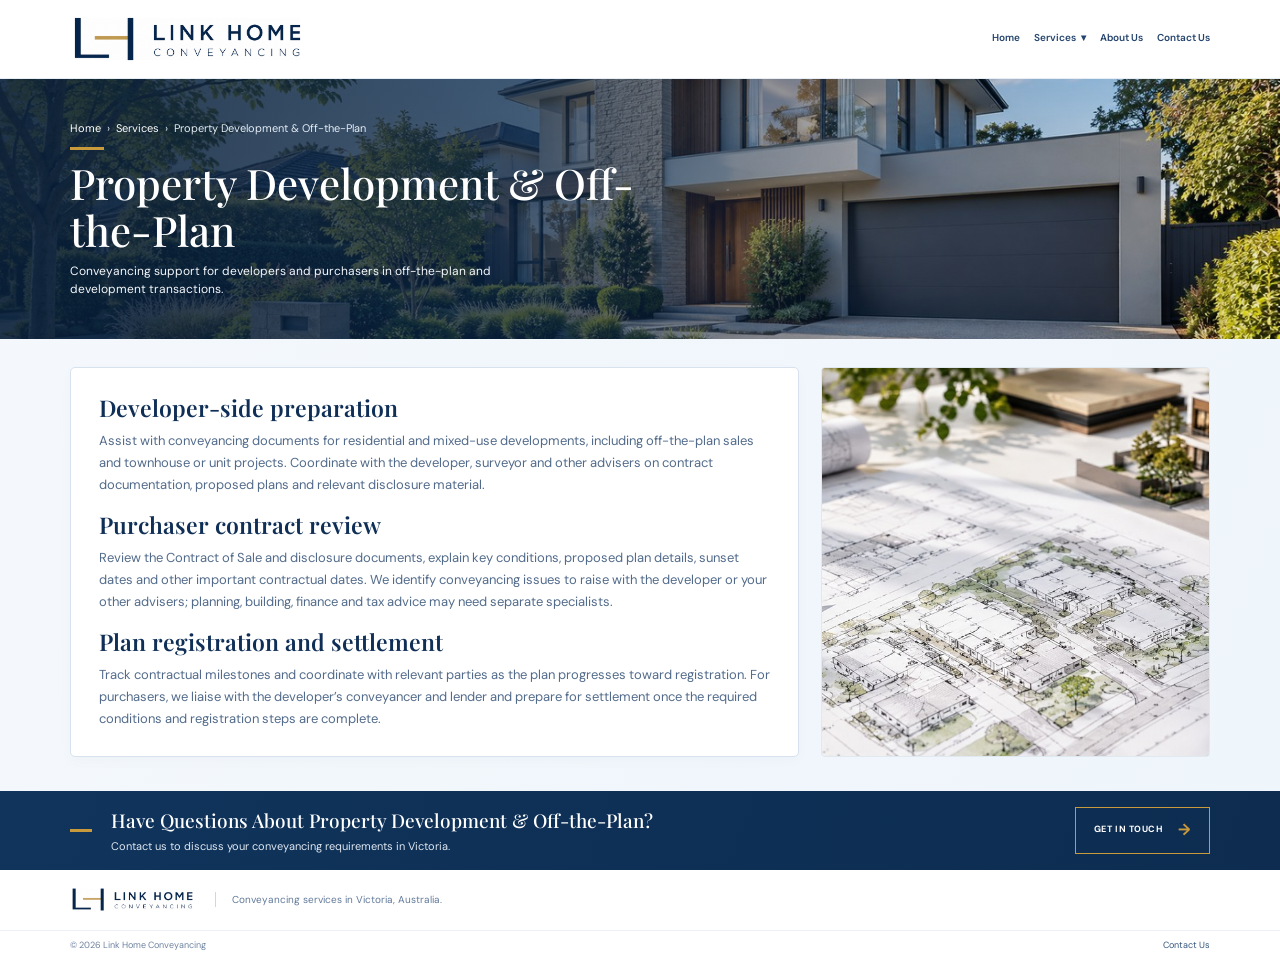
<file: development-off-the-plan.html>
<!DOCTYPE html>
<html lang="en-AU"><head><meta charset="utf-8"/><meta content="width=device-width, initial-scale=1" name="viewport"/><meta name="description" content="Conveyancing support for developers and purchasers in Victorian development and off-the-plan matters, including contract review and settlement coordination."/><title>Property Development & Off-the-Plan Conveyancing | Link Home Conveyancing</title>
<link rel="canonical" href="https://linkhomeconveyancing.com.au/development-off-the-plan.html"/>
<meta property="og:type" content="website"/>
<meta property="og:site_name" content="Link Home Conveyancing"/>
<meta property="og:title" content="Property Development & Off-the-Plan Conveyancing | Link Home Conveyancing"/>
<meta property="og:description" content="Conveyancing support for developers and purchasers in Victorian development and off-the-plan matters, including contract review and settlement coordination."/>
<meta property="og:url" content="https://linkhomeconveyancing.com.au/development-off-the-plan.html"/>
<meta property="og:image" content="https://linkhomeconveyancing.com.au/assets/link-home-logo.png"/>
<meta name="twitter:card" content="summary"/>
<meta name="twitter:title" content="Property Development & Off-the-Plan Conveyancing | Link Home Conveyancing"/>
<meta name="twitter:description" content="Conveyancing support for developers and purchasers in Victorian development and off-the-plan matters, including contract review and settlement coordination."/>
<link href="https://fonts.googleapis.com" rel="preconnect"/><link crossorigin="" href="https://fonts.gstatic.com" rel="preconnect"/><link href="https://fonts.googleapis.com/css2?family=DM+Sans:wght@400;500;600;700&amp;family=Playfair+Display:wght@500;600&amp;display=swap" rel="stylesheet"/><link href="styles.css" rel="stylesheet"/></head><body><header class="site-header"><div class="header-inner wrap"><a class="brand" href="index.html"><img alt="Link Home Conveyancing logo" src="assets/link-home-logo.png"/></a><button aria-controls="primary-nav" aria-expanded="false" aria-label="Open navigation" class="menu-toggle"><span></span><span></span><span></span></button><nav aria-label="Main navigation" class="nav" id="primary-nav">
<a href="index.html">Home</a>
<div class="services-menu">
  <button class="services-toggle" type="button" aria-expanded="false" aria-controls="services-dropdown">Services <span aria-hidden="true">▾</span></button>
  <div class="services-dropdown" id="services-dropdown">
    <a href="buying-property.html">Buying Property</a>
    <a href="selling-property.html">Selling Property</a>
    <a href="property-transfers.html">Transfer of Property Ownership</a>
    <a href="subdivision-lodgement.html">Subdivision Lodgement</a>
    <a href="development-off-the-plan.html">Property Development &amp; Off-the-Plan</a>
    <a href="commercial-conveyancing.html">Commercial Conveyancing</a>
  </div>
</div>
<a href="about.html">About Us</a>
<a href="contact.html">Contact Us</a>
</nav></div></header><main id="main"><section class="service-page-hero" style="--service-image: url('assets/services/development-off-the-plan.jpg')"><div class="service-page-hero-shade"></div><div class="wrap service-page-hero-content"><p class="breadcrumb"><a href="index.html">Home</a> &nbsp;›&nbsp; <a href="index.html#services">Services</a> &nbsp;›&nbsp; Property Development & Off-the-Plan</p><span class="gold-rule"></span><h1>Property Development & Off-the-Plan</h1><p class="hero-lead">Conveyancing support for developers and purchasers in off-the-plan and development transactions.</p></div></section>
<section class="service-details section-tint"><div class="wrap service-detail-layout"><article class="detail-card detail-page"><h3>Developer-side preparation</h3><p>Assist with conveyancing documents for residential and mixed-use developments, including off-the-plan sales and townhouse or unit projects. Coordinate with the developer, surveyor and other advisers on contract documentation, proposed plans and relevant disclosure material.</p><h3>Purchaser contract review</h3><p>Review the Contract of Sale and disclosure documents, explain key conditions, proposed plan details, sunset dates and other important contractual dates. We identify conveyancing issues to raise with the developer or your other advisers; planning, building, finance and tax advice may need separate specialists.</p><h3>Plan registration and settlement</h3><p>Track contractual milestones and coordinate with relevant parties as the plan progresses toward registration. For purchasers, we liaise with the developer’s conveyancer and lender and prepare for settlement once the required conditions and registration steps are complete.</p></article><figure class="service-detail-image"><img src="assets/services/development-off-the-plan-detail.jpg" alt="Architectural plans and a townhouse development model" loading="lazy"/></figure></div></section><section class="contact-banner"><div class="wrap contact-banner-inner"><span class="gold-rule"></span><div><h2>Have Questions About Property Development &amp; Off-the-Plan?</h2><p>Contact us to discuss your conveyancing requirements in Victoria.</p></div><a class="button button-dark-outline" href="contact.html">GET IN TOUCH <span>→</span></a></div></section></main><footer class="footer"><div class="wrap footer-main"><a class="footer-brand" href="index.html"><img alt="Link Home Conveyancing" src="assets/link-home-logo.png"/></a><p>Conveyancing services in Victoria, Australia.</p></div><div class="footer-bottom"><div class="wrap footer-bottom-inner"><span>© <span id="year"></span> Link Home Conveyancing</span><a href="contact.html">Contact Us</a></div></div></footer><script src="script.js"></script></body></html>
</file>
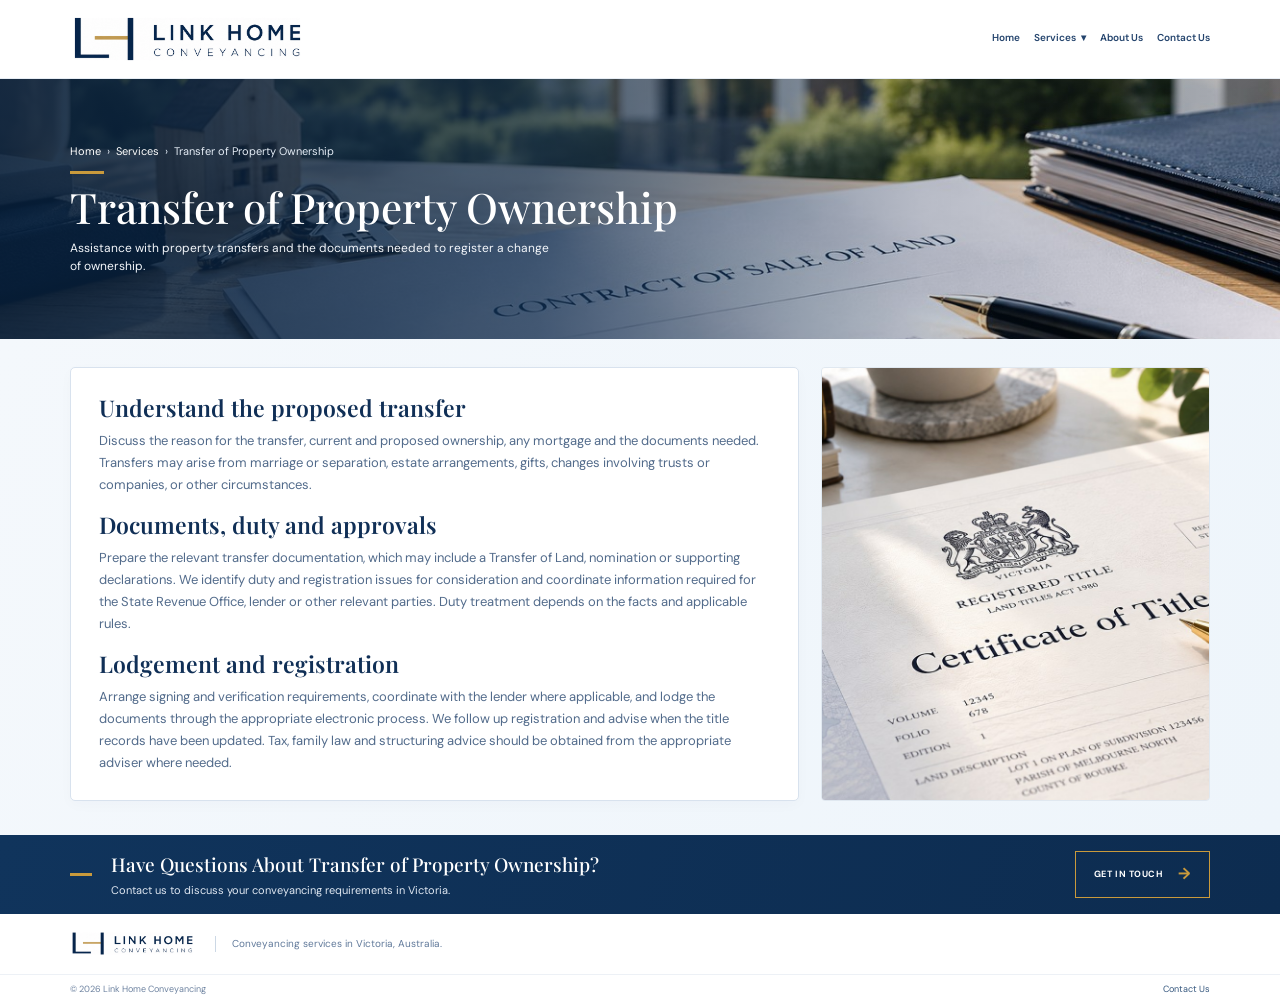
<file: property-transfers.html>
<!DOCTYPE html>
<html lang="en-AU"><head><meta charset="utf-8"/><meta content="width=device-width, initial-scale=1" name="viewport"/><meta name="description" content="Conveyancing assistance for property ownership transfers in Victoria, including transfer documents, duty information, electronic lodgement and registration."/><title>Property Ownership Transfers | Link Home Conveyancing</title>
<link rel="canonical" href="https://linkhomeconveyancing.com.au/property-transfers.html"/>
<meta property="og:type" content="website"/>
<meta property="og:site_name" content="Link Home Conveyancing"/>
<meta property="og:title" content="Property Ownership Transfers | Link Home Conveyancing"/>
<meta property="og:description" content="Conveyancing assistance for property ownership transfers in Victoria, including transfer documents, duty information, electronic lodgement and registration."/>
<meta property="og:url" content="https://linkhomeconveyancing.com.au/property-transfers.html"/>
<meta property="og:image" content="https://linkhomeconveyancing.com.au/assets/link-home-logo.png"/>
<meta name="twitter:card" content="summary"/>
<meta name="twitter:title" content="Property Ownership Transfers | Link Home Conveyancing"/>
<meta name="twitter:description" content="Conveyancing assistance for property ownership transfers in Victoria, including transfer documents, duty information, electronic lodgement and registration."/>
<link href="https://fonts.googleapis.com" rel="preconnect"/><link crossorigin="" href="https://fonts.gstatic.com" rel="preconnect"/><link href="https://fonts.googleapis.com/css2?family=DM+Sans:wght@400;500;600;700&amp;family=Playfair+Display:wght@500;600&amp;display=swap" rel="stylesheet"/><link href="styles.css" rel="stylesheet"/></head><body><header class="site-header"><div class="header-inner wrap"><a class="brand" href="index.html"><img alt="Link Home Conveyancing logo" src="assets/link-home-logo.png"/></a><button aria-controls="primary-nav" aria-expanded="false" aria-label="Open navigation" class="menu-toggle"><span></span><span></span><span></span></button><nav aria-label="Main navigation" class="nav" id="primary-nav">
<a href="index.html">Home</a>
<div class="services-menu">
  <button class="services-toggle" type="button" aria-expanded="false" aria-controls="services-dropdown">Services <span aria-hidden="true">▾</span></button>
  <div class="services-dropdown" id="services-dropdown">
    <a href="buying-property.html">Buying Property</a>
    <a href="selling-property.html">Selling Property</a>
    <a href="property-transfers.html">Transfer of Property Ownership</a>
    <a href="subdivision-lodgement.html">Subdivision Lodgement</a>
    <a href="development-off-the-plan.html">Property Development &amp; Off-the-Plan</a>
    <a href="commercial-conveyancing.html">Commercial Conveyancing</a>
  </div>
</div>
<a href="about.html">About Us</a>
<a href="contact.html">Contact Us</a>
</nav></div></header><main id="main"><section class="service-page-hero" style="--service-image: url('assets/services/property-transfers.jpg')"><div class="service-page-hero-shade"></div><div class="wrap service-page-hero-content"><p class="breadcrumb"><a href="index.html">Home</a> &nbsp;›&nbsp; <a href="index.html#services">Services</a> &nbsp;›&nbsp; Transfer of Property Ownership</p><span class="gold-rule"></span><h1>Transfer of Property Ownership</h1><p class="hero-lead">Assistance with property transfers and the documents needed to register a change of ownership.</p></div></section>
<section class="service-details section-tint"><div class="wrap service-detail-layout"><article class="detail-card detail-page"><h3>Understand the proposed transfer</h3><p>Discuss the reason for the transfer, current and proposed ownership, any mortgage and the documents needed. Transfers may arise from marriage or separation, estate arrangements, gifts, changes involving trusts or companies, or other circumstances.</p><h3>Documents, duty and approvals</h3><p>Prepare the relevant transfer documentation, which may include a Transfer of Land, nomination or supporting declarations. We identify duty and registration issues for consideration and coordinate information required for the State Revenue Office, lender or other relevant parties. Duty treatment depends on the facts and applicable rules.</p><h3>Lodgement and registration</h3><p>Arrange signing and verification requirements, coordinate with the lender where applicable, and lodge the documents through the appropriate electronic process. We follow up registration and advise when the title records have been updated. Tax, family law and structuring advice should be obtained from the appropriate adviser where needed.</p></article><figure class="service-detail-image"><img src="assets/services/property-transfers-detail.jpg" alt="Certificate of Title and conveyancing documents" loading="lazy"/></figure></div></section><section class="contact-banner"><div class="wrap contact-banner-inner"><span class="gold-rule"></span><div><h2>Have Questions About Transfer of Property Ownership?</h2><p>Contact us to discuss your conveyancing requirements in Victoria.</p></div><a class="button button-dark-outline" href="contact.html">GET IN TOUCH <span>→</span></a></div></section></main><footer class="footer"><div class="wrap footer-main"><a class="footer-brand" href="index.html"><img alt="Link Home Conveyancing" src="assets/link-home-logo.png"/></a><p>Conveyancing services in Victoria, Australia.</p></div><div class="footer-bottom"><div class="wrap footer-bottom-inner"><span>© <span id="year"></span> Link Home Conveyancing</span><a href="contact.html">Contact Us</a></div></div></footer><script src="script.js"></script></body></html>
</file>
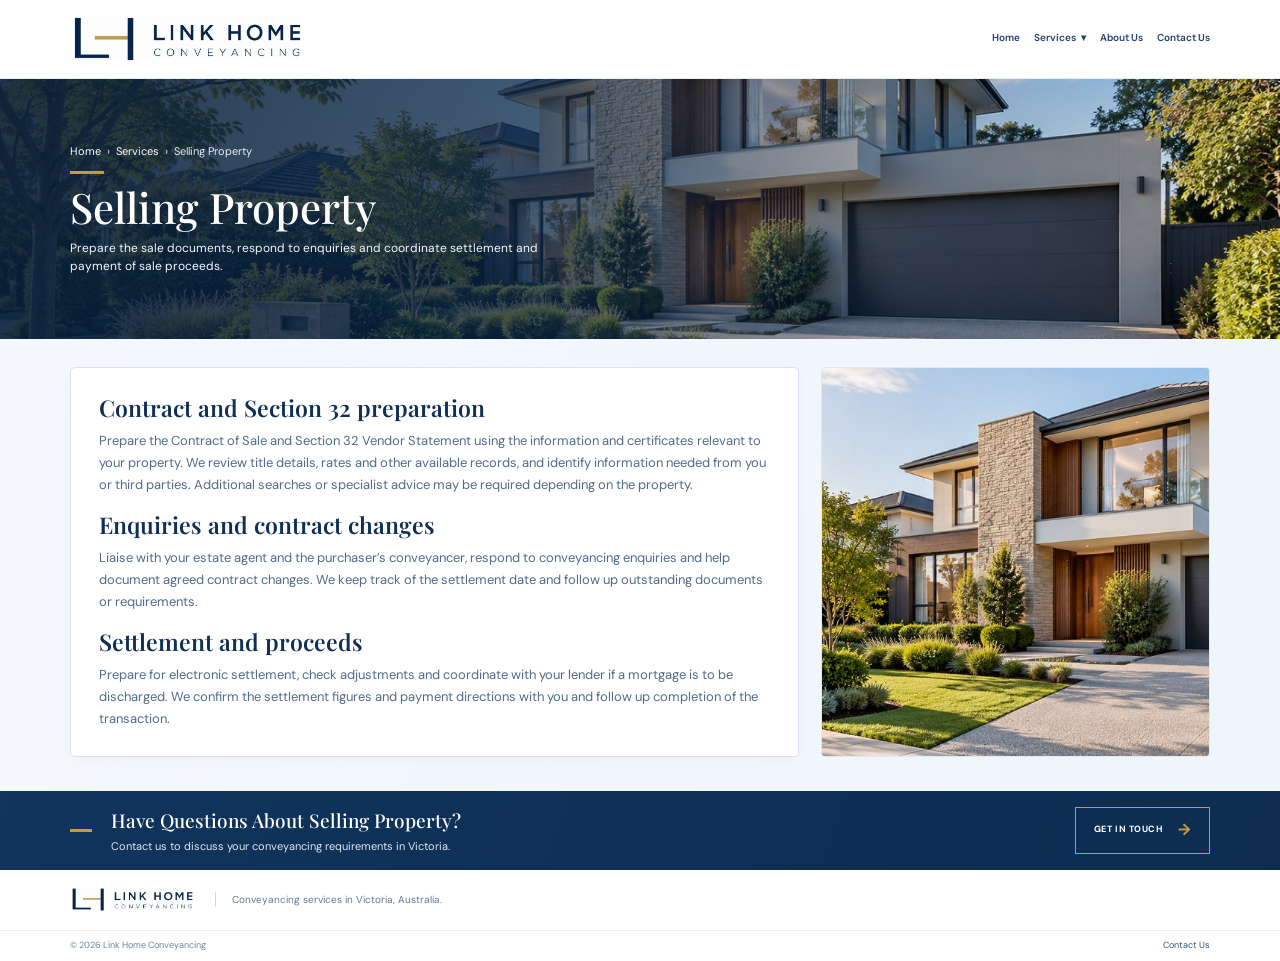
<file: selling-property.html>
<!DOCTYPE html>
<html lang="en-AU"><head><meta charset="utf-8"/><meta content="width=device-width, initial-scale=1" name="viewport"/><meta name="description" content="Property sale conveyancing in Victoria. Contract of Sale and Section 32 preparation, enquiries, contract changes and settlement coordination."/><title>Selling Property Conveyancing | Link Home Conveyancing</title>
<link rel="canonical" href="https://linkhomeconveyancing.com.au/selling-property.html"/>
<meta property="og:type" content="website"/>
<meta property="og:site_name" content="Link Home Conveyancing"/>
<meta property="og:title" content="Selling Property Conveyancing | Link Home Conveyancing"/>
<meta property="og:description" content="Property sale conveyancing in Victoria. Contract of Sale and Section 32 preparation, enquiries, contract changes and settlement coordination."/>
<meta property="og:url" content="https://linkhomeconveyancing.com.au/selling-property.html"/>
<meta property="og:image" content="https://linkhomeconveyancing.com.au/assets/link-home-logo.png"/>
<meta name="twitter:card" content="summary"/>
<meta name="twitter:title" content="Selling Property Conveyancing | Link Home Conveyancing"/>
<meta name="twitter:description" content="Property sale conveyancing in Victoria. Contract of Sale and Section 32 preparation, enquiries, contract changes and settlement coordination."/>
<link href="https://fonts.googleapis.com" rel="preconnect"/><link crossorigin="" href="https://fonts.gstatic.com" rel="preconnect"/><link href="https://fonts.googleapis.com/css2?family=DM+Sans:wght@400;500;600;700&amp;family=Playfair+Display:wght@500;600&amp;display=swap" rel="stylesheet"/><link href="styles.css" rel="stylesheet"/></head><body><header class="site-header"><div class="header-inner wrap"><a class="brand" href="index.html"><img alt="Link Home Conveyancing logo" src="assets/link-home-logo.png"/></a><button aria-controls="primary-nav" aria-expanded="false" aria-label="Open navigation" class="menu-toggle"><span></span><span></span><span></span></button><nav aria-label="Main navigation" class="nav" id="primary-nav">
<a href="index.html">Home</a>
<div class="services-menu">
  <button class="services-toggle" type="button" aria-expanded="false" aria-controls="services-dropdown">Services <span aria-hidden="true">▾</span></button>
  <div class="services-dropdown" id="services-dropdown">
    <a href="buying-property.html">Buying Property</a>
    <a href="selling-property.html">Selling Property</a>
    <a href="property-transfers.html">Transfer of Property Ownership</a>
    <a href="subdivision-lodgement.html">Subdivision Lodgement</a>
    <a href="development-off-the-plan.html">Property Development &amp; Off-the-Plan</a>
    <a href="commercial-conveyancing.html">Commercial Conveyancing</a>
  </div>
</div>
<a href="about.html">About Us</a>
<a href="contact.html">Contact Us</a>
</nav></div></header><main id="main"><section class="service-page-hero" style="--service-image: url('assets/services/selling-property.jpg')"><div class="service-page-hero-shade"></div><div class="wrap service-page-hero-content"><p class="breadcrumb"><a href="index.html">Home</a> &nbsp;›&nbsp; <a href="index.html#services">Services</a> &nbsp;›&nbsp; Selling Property</p><span class="gold-rule"></span><h1>Selling Property</h1><p class="hero-lead">Prepare the sale documents, respond to enquiries and coordinate settlement and payment of sale proceeds.</p></div></section>
<section class="service-details section-tint"><div class="wrap service-detail-layout"><article class="detail-card detail-page"><h3>Contract and Section 32 preparation</h3><p>Prepare the Contract of Sale and Section 32 Vendor Statement using the information and certificates relevant to your property. We review title details, rates and other available records, and identify information needed from you or third parties. Additional searches or specialist advice may be required depending on the property.</p><h3>Enquiries and contract changes</h3><p>Liaise with your estate agent and the purchaser’s conveyancer, respond to conveyancing enquiries and help document agreed contract changes. We keep track of the settlement date and follow up outstanding documents or requirements.</p><h3>Settlement and proceeds</h3><p>Prepare for electronic settlement, check adjustments and coordinate with your lender if a mortgage is to be discharged. We confirm the settlement figures and payment directions with you and follow up completion of the transaction.</p></article><figure class="service-detail-image"><img src="assets/services/selling-property.jpg" alt="Property conveyancing documents and related work" loading="lazy"/></figure></div></section><section class="contact-banner"><div class="wrap contact-banner-inner"><span class="gold-rule"></span><div><h2>Have Questions About Selling Property?</h2><p>Contact us to discuss your conveyancing requirements in Victoria.</p></div><a class="button button-dark-outline" href="contact.html">GET IN TOUCH <span>→</span></a></div></section></main><footer class="footer"><div class="wrap footer-main"><a class="footer-brand" href="index.html"><img alt="Link Home Conveyancing" src="assets/link-home-logo.png"/></a><p>Conveyancing services in Victoria, Australia.</p></div><div class="footer-bottom"><div class="wrap footer-bottom-inner"><span>© <span id="year"></span> Link Home Conveyancing</span><a href="contact.html">Contact Us</a></div></div></footer><script src="script.js"></script></body></html>
</file>
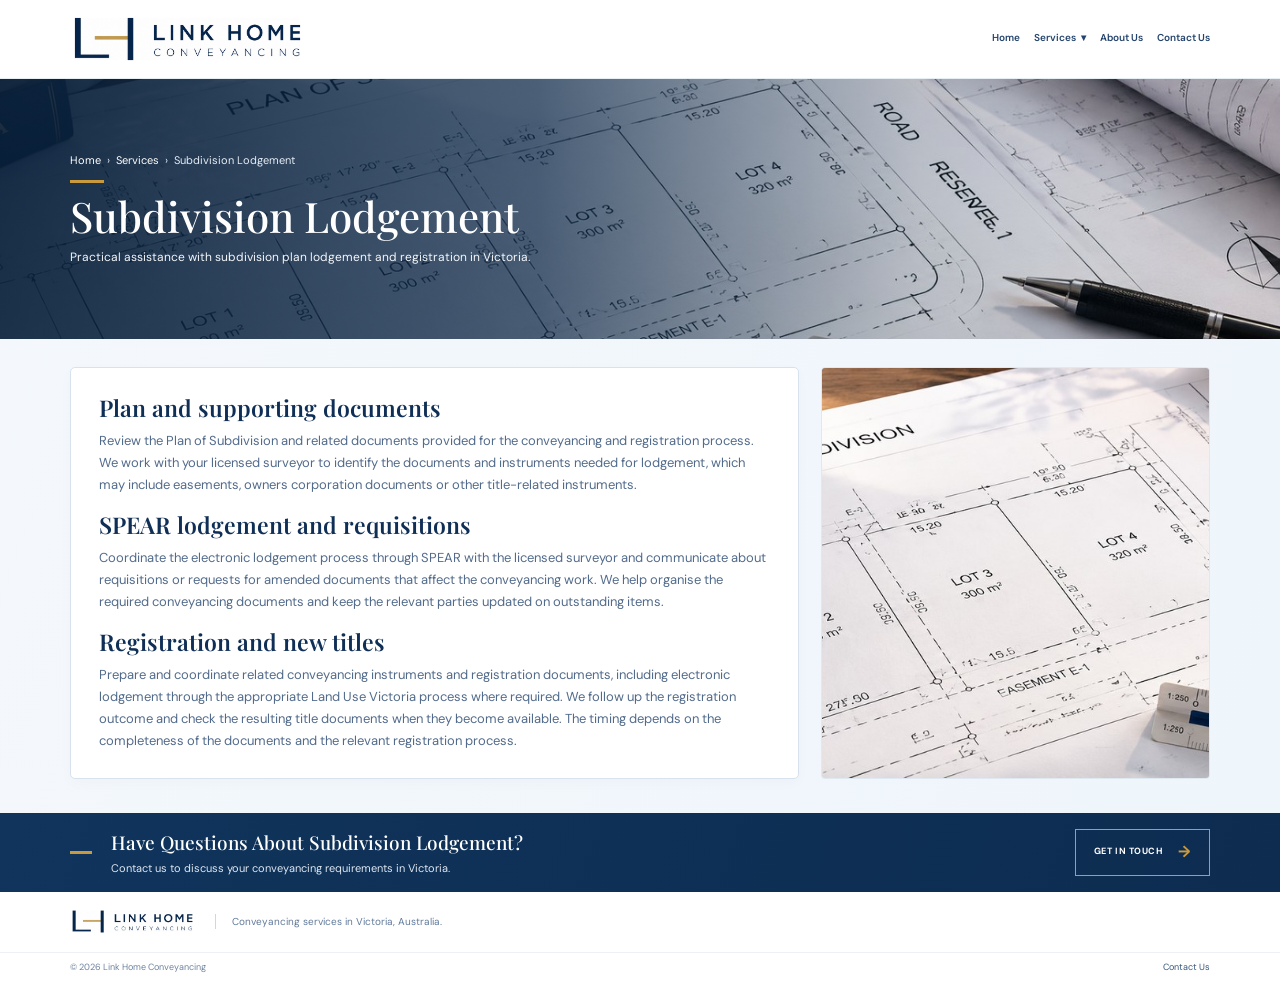
<file: subdivision-lodgement.html>
<!DOCTYPE html>
<html lang="en-AU"><head><meta charset="utf-8"/><meta content="width=device-width, initial-scale=1" name="viewport"/><meta name="description" content="Conveyancing assistance with subdivision documents, SPEAR lodgement coordination, registration documents and new title follow-up in Victoria."/><title>Subdivision Lodgement | Link Home Conveyancing</title>
<link rel="canonical" href="https://linkhomeconveyancing.com.au/subdivision-lodgement.html"/>
<meta property="og:type" content="website"/>
<meta property="og:site_name" content="Link Home Conveyancing"/>
<meta property="og:title" content="Subdivision Lodgement | Link Home Conveyancing"/>
<meta property="og:description" content="Conveyancing assistance with subdivision documents, SPEAR lodgement coordination, registration documents and new title follow-up in Victoria."/>
<meta property="og:url" content="https://linkhomeconveyancing.com.au/subdivision-lodgement.html"/>
<meta property="og:image" content="https://linkhomeconveyancing.com.au/assets/link-home-logo.png"/>
<meta name="twitter:card" content="summary"/>
<meta name="twitter:title" content="Subdivision Lodgement | Link Home Conveyancing"/>
<meta name="twitter:description" content="Conveyancing assistance with subdivision documents, SPEAR lodgement coordination, registration documents and new title follow-up in Victoria."/>
<link href="https://fonts.googleapis.com" rel="preconnect"/><link crossorigin="" href="https://fonts.gstatic.com" rel="preconnect"/><link href="https://fonts.googleapis.com/css2?family=DM+Sans:wght@400;500;600;700&amp;family=Playfair+Display:wght@500;600&amp;display=swap" rel="stylesheet"/><link href="styles.css" rel="stylesheet"/></head><body><header class="site-header"><div class="header-inner wrap"><a class="brand" href="index.html"><img alt="Link Home Conveyancing logo" src="assets/link-home-logo.png"/></a><button aria-controls="primary-nav" aria-expanded="false" aria-label="Open navigation" class="menu-toggle"><span></span><span></span><span></span></button><nav aria-label="Main navigation" class="nav" id="primary-nav">
<a href="index.html">Home</a>
<div class="services-menu">
  <button class="services-toggle" type="button" aria-expanded="false" aria-controls="services-dropdown">Services <span aria-hidden="true">▾</span></button>
  <div class="services-dropdown" id="services-dropdown">
    <a href="buying-property.html">Buying Property</a>
    <a href="selling-property.html">Selling Property</a>
    <a href="property-transfers.html">Transfer of Property Ownership</a>
    <a href="subdivision-lodgement.html">Subdivision Lodgement</a>
    <a href="development-off-the-plan.html">Property Development &amp; Off-the-Plan</a>
    <a href="commercial-conveyancing.html">Commercial Conveyancing</a>
  </div>
</div>
<a href="about.html">About Us</a>
<a href="contact.html">Contact Us</a>
</nav></div></header><main id="main"><section class="service-page-hero" style="--service-image: url('assets/services/subdivision-lodgement.jpg')"><div class="service-page-hero-shade"></div><div class="wrap service-page-hero-content"><p class="breadcrumb"><a href="index.html">Home</a> &nbsp;›&nbsp; <a href="index.html#services">Services</a> &nbsp;›&nbsp; Subdivision Lodgement</p><span class="gold-rule"></span><h1>Subdivision Lodgement</h1><p class="hero-lead">Practical assistance with subdivision plan lodgement and registration in Victoria.</p></div></section>
<section class="service-details section-tint"><div class="wrap service-detail-layout"><article class="detail-card detail-page"><h3>Plan and supporting documents</h3><p>Review the Plan of Subdivision and related documents provided for the conveyancing and registration process. We work with your licensed surveyor to identify the documents and instruments needed for lodgement, which may include easements, owners corporation documents or other title-related instruments.</p><h3>SPEAR lodgement and requisitions</h3><p>Coordinate the electronic lodgement process through SPEAR with the licensed surveyor and communicate about requisitions or requests for amended documents that affect the conveyancing work. We help organise the required conveyancing documents and keep the relevant parties updated on outstanding items.</p><h3>Registration and new titles</h3><p>Prepare and coordinate related conveyancing instruments and registration documents, including electronic lodgement through the appropriate Land Use Victoria process where required. We follow up the registration outcome and check the resulting title documents when they become available. The timing depends on the completeness of the documents and the relevant registration process.</p></article><figure class="service-detail-image"><img src="assets/services/subdivision-lodgement.jpg" alt="Property conveyancing documents and related work" loading="lazy"/></figure></div></section><section class="contact-banner"><div class="wrap contact-banner-inner"><span class="gold-rule"></span><div><h2>Have Questions About Subdivision Lodgement?</h2><p>Contact us to discuss your conveyancing requirements in Victoria.</p></div><a class="button button-dark-outline" href="contact.html">GET IN TOUCH <span>→</span></a></div></section></main><footer class="footer"><div class="wrap footer-main"><a class="footer-brand" href="index.html"><img alt="Link Home Conveyancing" src="assets/link-home-logo.png"/></a><p>Conveyancing services in Victoria, Australia.</p></div><div class="footer-bottom"><div class="wrap footer-bottom-inner"><span>© <span id="year"></span> Link Home Conveyancing</span><a href="contact.html">Contact Us</a></div></div></footer><script src="script.js"></script></body></html>
</file>
<file: styles.css>
:root{--navy:#102f56;--navy-deep:#0b294d;--gold:#c99a3c;--gold-light:#e3bd70;--ink:#17345a;--muted:#526b8b;--line:#d8e2ee;--ice:#f2f7fc;--white:#fff}*{box-sizing:border-box}html{scroll-behavior:smooth;scroll-padding-top:100px}body{margin:0;color:var(--ink);font-family:"DM Sans",Arial,sans-serif;line-height:1.55;background:#fff}a{color:inherit;text-decoration:none}.wrap{width:min(1140px,calc(100% - 48px));margin-inline:auto}.skip-link{position:absolute;left:-9999px;top:0}.skip-link:focus{left:1rem;top:1rem;background:#fff;padding:1rem;z-index:100}.site-header{position:sticky;top:0;z-index:50;background:rgba(255,255,255,.98);border-bottom:1px solid #e7edf4}.header-inner{min-height:78px;display:flex;align-items:center;justify-content:space-between;gap:24px}.brand{display:block;flex:0 0 235px;line-height:0}.brand img{display:block;width:100%;height:auto;max-height:62px;object-fit:contain}.nav{display:flex;align-items:center;justify-content:flex-end;gap:clamp(9px,1.1vw,18px);font-size:10px;font-weight:600;color:#24446d;white-space:nowrap}.nav a{padding:10px 0;border-bottom:2px solid transparent}.nav a:hover,.nav a.active{border-color:var(--gold);color:var(--navy)}.menu-toggle{display:none}.hero{min-height:320px;position:relative;isolation:isolate;overflow:hidden;background:#edf5fc}.hero-photo{position:absolute;z-index:-2;inset:0 0 0 43%;background-image:url('assets/hero-property.jpg');background-size:cover;background-position:center 48%}.hero-wash{position:absolute;z-index:-1;inset:0;background:linear-gradient(90deg,#f2f7fc 0%,#f2f7fc 36%,rgba(242,247,252,.94) 43%,rgba(242,247,252,.62) 50%,rgba(242,247,252,0) 64%)}.hero-content{padding-top:34px;padding-bottom:28px;max-width:1140px}.gold-rule{display:block;width:34px;height:3px;background:var(--gold);margin-bottom:13px}.eyebrow{font-size:10px;letter-spacing:2px;font-weight:700;color:#9b752d;margin:0 0 12px}.hero h1{font-family:"Playfair Display",Georgia,serif;font-weight:500;font-size:clamp(32px,3.1vw,44px);line-height:1.12;letter-spacing:-.5px;color:var(--navy);margin:0 0 10px;max-width:600px}.hero-lead,.hero-description{max-width:440px;font-size:12.5px;line-height:1.45;margin:0 0 9px;color:#24446d}.hero-description{max-width:440px;margin-bottom:15px}.hero-actions{display:flex;gap:12px;flex-wrap:wrap}.button{display:inline-flex;align-items:center;justify-content:center;gap:15px;padding:10px 18px;font-size:9px;font-weight:700;letter-spacing:.55px;min-height:34px}.button span{font-size:16px;color:var(--gold)}.button-primary{background:var(--navy);color:#fff;border:1px solid var(--navy)}.button-primary:hover{background:#1c497a}.button-outline{background:rgba(255,255,255,.75);border:1px solid #6c86a6;color:var(--navy)}.button-outline:hover{background:#fff}.section-tint{background:linear-gradient(110deg,#f4f8fc,#eef5fb)}.services{padding:18px 0 17px}.section-title{text-align:center;margin:0 auto 14px}.section-title .gold-rule{margin:0 auto 8px;width:28px;height:2px}.section-title h2{font-family:"Playfair Display",Georgia,serif;font-size:25px;line-height:1.2;font-weight:500;color:var(--navy);margin:0}.service-grid{display:grid;grid-template-columns:repeat(3,minmax(0,1fr));gap:12px 14px}.service-card{display:grid;grid-template-columns:50px 1fr;align-items:center;gap:15px;min-height:94px;padding:12px 17px;background:rgba(255,255,255,.94);border:1px solid #d8e3ef;border-radius:4px}.service-card h3{font-family:"Playfair Display",Georgia,serif;font-size:14px;line-height:1.25;font-weight:600;color:var(--navy);margin:0 0 4px}.service-card p{font-size:10.5px;line-height:1.4;color:#60799a;margin:0 0 6px}.service-card a{font-size:9px;font-weight:700;color:var(--navy);letter-spacing:.2px}.service-card a span{font-size:15px;color:var(--gold);margin-left:5px}.service-icon{width:45px;height:45px;color:var(--navy)}.service-icon svg,.benefit-icon svg{width:100%;height:100%;fill:none;stroke:currentColor;stroke-width:1.8;stroke-linecap:round;stroke-linejoin:round}.service-icon .gold-stroke,.benefit-icon .gold-stroke{stroke:var(--gold);stroke-width:2}.benefits{padding:12px 0 16px;background:#fff}.benefits .section-title{margin-bottom:12px}.benefits .section-title h2{font-size:22px}.benefit-grid{display:grid;grid-template-columns:repeat(3,1fr)}.benefit-grid article{display:grid;grid-template-columns:43px 1fr;align-items:center;gap:13px;padding:0 24px;border-right:1px solid #d8e2ee}.benefit-grid article:first-child{padding-left:0}.benefit-grid article:last-child{border-right:0;padding-right:0}.benefit-icon{width:38px;height:42px;color:var(--navy)}.benefit-grid h3{font-family:"Playfair Display",Georgia,serif;font-size:14px;font-weight:600;margin:0 0 3px;color:var(--navy)}.benefit-grid p{font-size:10.5px;line-height:1.45;color:#60799a;margin:0}.contact-banner{background:linear-gradient(110deg,#10345c,#0d2c50);color:#fff;padding:15px 0}.contact-banner-inner{display:grid;grid-template-columns:26px 1fr auto;align-items:center;gap:15px}.contact-banner .gold-rule{width:22px;margin:0}.contact-banner h2{font-family:"Playfair Display",Georgia,serif;font-size:19px;font-weight:500;margin:0 0 2px}.contact-banner p{font-size:11px;margin:0;color:#e0e8f2}.button-dark-outline{border:1px solid var(--gold);color:#fff;min-width:130px}.button-dark-outline:hover{background:rgba(255,255,255,.08)}.footer{background:#fff}.footer-main{min-height:60px;display:flex;align-items:center;gap:20px}.footer-brand{display:block;width:125px;line-height:0;flex-shrink:0}.footer-brand img{width:100%;height:auto}.footer-main p{font-size:10px;color:#60799a;border-left:1px solid #ccd8e5;padding-left:16px;margin:0;flex:1}.footer-main>a:last-child{font-size:10px;color:#35577e}.footer-main>a:last-child:hover{text-decoration:underline}.footer-bottom{border-top:1px solid #edf1f6}.footer-bottom-inner{display:flex;justify-content:space-between;padding:8px 0;font-size:9px;color:#6e83a0}.footer-bottom a{color:#35577e}@media(min-width:1400px){.hero{min-height:320px}.hero-content{padding-top:34px}}@media(max-width:1100px){.brand{flex-basis:190px}.nav{gap:9px;font-size:9px}.nav a{white-space:normal}.hero-photo{left:42%}.hero-wash{background:linear-gradient(90deg,#f2f7fc 0%,#f2f7fc 37%,rgba(242,247,252,.91) 47%,rgba(242,247,252,.45) 60%,transparent 73%)}.service-card{grid-template-columns:42px 1fr;gap:10px;padding:11px}.service-icon{width:40px;height:40px}}@media(max-width:820px){.wrap{width:calc(100% - 34px)}.header-inner{min-height:70px}.brand{flex-basis:190px}.menu-toggle{display:flex;flex-direction:column;gap:5px;border:0;background:transparent;padding:10px;cursor:pointer}.menu-toggle span{display:block;width:24px;height:2px;background:var(--navy)}.nav{display:none;position:absolute;left:0;right:0;top:70px;background:#fff;padding:12px 22px 20px;box-shadow:0 12px 20px #102f5618;align-items:stretch;flex-direction:column;gap:0;white-space:normal;max-height:calc(100vh - 70px);overflow:auto;font-size:13px}.nav.open{display:flex}.nav a{padding:11px 0;border-bottom:1px solid #edf1f6}.nav a.active{border-bottom-color:var(--gold)}.hero{min-height:0}.hero-photo{left:36%;opacity:.75}.hero-wash{background:linear-gradient(90deg,#f2f7fc 0%,rgba(242,247,252,.98) 35%,rgba(242,247,252,.82) 58%,rgba(242,247,252,.28) 100%)}.hero-content{padding-top:34px;padding-bottom:30px}.hero h1{font-size:clamp(31px,6vw,42px)}.hero-lead,.hero-description{max-width:470px}.service-grid{grid-template-columns:repeat(2,minmax(0,1fr))}.benefit-grid article{padding:0 13px;grid-template-columns:35px 1fr;gap:10px}.benefit-icon{width:32px;height:36px}.contact-banner-inner{grid-template-columns:22px 1fr auto;gap:10px}}@media(max-width:560px){.hero-photo{left:20%;opacity:.35}.hero-wash{background:linear-gradient(90deg,rgba(242,247,252,.98),rgba(242,247,252,.88))}.hero-content{padding-top:30px}.hero h1{font-size:34px}.hero-lead,.hero-description{font-size:12px}.hero-actions{gap:8px}.button{padding:10px 12px;gap:8px;font-size:8px}.section-title h2{font-size:23px}.service-grid{grid-template-columns:1fr;gap:9px}.service-card{min-height:90px;padding:12px 16px;grid-template-columns:45px 1fr}.service-icon{width:42px;height:42px}.benefits{padding:18px 0}.benefit-grid{grid-template-columns:1fr;gap:14px}.benefit-grid article,.benefit-grid article:first-child,.benefit-grid article:last-child{padding:0;border-right:0;grid-template-columns:40px 1fr}.benefit-icon{width:35px;height:38px}.contact-banner-inner{grid-template-columns:20px 1fr}.contact-banner-inner>.button{grid-column:2;justify-self:start;margin-top:4px}.contact-banner h2{font-size:18px}.footer-main{padding:14px 0;flex-wrap:wrap;gap:10px}.footer-brand{width:120px}.footer-main p{flex:1;border-left:1px solid #ccd8e5;padding-left:10px}.footer-main>a:last-child{width:100%;padding-left:0}.footer-bottom-inner{gap:5px}}@media(prefers-reduced-motion:reduce){html{scroll-behavior:auto}}

/* Expanded service information, About Us and contact form */
html{scroll-padding-top:92px}
.section-intro{max-width:720px;margin:9px auto 0;color:#60799a;font-size:13px;line-height:1.65}
.service-details{padding:44px 0 48px}
.detail-grid{display:grid;grid-template-columns:minmax(0,1fr);gap:18px;max-width:980px;margin:0 auto}
.detail-card{background:#fff;border:1px solid var(--line);border-radius:5px;padding:28px 30px;scroll-margin-top:100px;box-shadow:0 4px 14px rgba(16,47,86,.025)}
.detail-card h3{font-family:"Playfair Display",Georgia,serif;color:var(--navy);font-size:20px;line-height:1.3;font-weight:600;margin:0 0 10px}
.detail-card p,.detail-card li{font-size:14px;line-height:1.8;color:#526b8b}
.detail-card p{margin:0 0 14px}.detail-card h4{font-family:"DM Sans",Arial,sans-serif;color:#9b752d;font-size:13px;line-height:1.5;font-weight:700;margin:20px 0 7px;letter-spacing:.2px}
.detail-card ul{margin:0 0 17px;padding-left:18px}
.detail-card li{padding:2px 0}
.detail-card a,.text-link{font-size:11px;font-weight:700;color:var(--navy);letter-spacing:.1px}
.detail-card a span,.text-link span{color:var(--gold);font-size:16px;margin-left:5px}
.detail-card a:hover,.text-link:hover{text-decoration:underline}
.about-section{padding:48px 0 27px;background:#fff}
.about-inner{display:grid;grid-template-columns:minmax(0,1.45fr) minmax(260px,.75fr);gap:54px;align-items:center;margin-bottom:40px}
.about-copy .eyebrow{margin-bottom:10px}
.about-copy h2{font-family:"Playfair Display",Georgia,serif;font-size:clamp(27px,3vw,36px);line-height:1.2;font-weight:500;color:var(--navy);margin:0 0 16px}
.about-copy p{font-size:13px;line-height:1.8;color:#526b8b;margin:0 0 12px}
.about-copy .text-link{display:inline-block;margin-top:5px}
.about-note{background:var(--ice);border:1px solid var(--line);padding:28px 27px;border-radius:5px}
.about-note h3{font-family:"Playfair Display",Georgia,serif;color:var(--navy);font-size:24px;line-height:1.3;font-weight:500;margin:0 0 10px}
.about-note p{font-size:13px;line-height:1.7;color:#526b8b;margin:0 0 12px}
.about-note .small-note{font-size:10px;border-top:1px solid #d8e2ee;padding-top:12px;margin:14px 0 0}
.why-title{margin-bottom:17px}
.contact-section{padding:44px 0 50px;scroll-margin-top:80px}
.contact-layout{display:grid;grid-template-columns:minmax(0,1.15fr) minmax(320px,.85fr);gap:20px;align-items:start;margin-top:24px}
.contact-form-panel,.contact-info-panel{background:#fff;border:1px solid var(--line);border-radius:5px;padding:25px;min-width:0}
.contact-form-panel h3,.contact-info-panel>h3{font-family:"Playfair Display",Georgia,serif;color:var(--navy);font-size:23px;font-weight:500;margin:0 0 5px}
.form-intro{font-size:12px;color:#60799a;margin:0 0 20px}
.contact-form{display:flex;flex-direction:column;gap:15px}
.contact-form label{display:flex;flex-direction:column;gap:6px;font-size:11px;font-weight:700;color:#24446d}
.contact-form label>span,.contact-form label span span{color:#ad7c20}
.contact-form input:not([type=checkbox]),.contact-form select,.contact-form textarea{width:100%;border:1px solid #cbd8e6;border-radius:3px;background:#fff;padding:11px 12px;font:400 13px "DM Sans",Arial,sans-serif;color:var(--ink);outline:none}
.contact-form input:focus,.contact-form select:focus,.contact-form textarea:focus{border-color:#52779f;box-shadow:0 0 0 3px rgba(82,119,159,.12)}
.contact-form textarea{resize:vertical;min-height:120px}
.form-row{display:grid;grid-template-columns:1fr 1fr;gap:13px}
.contact-form .consent-row{display:grid;grid-template-columns:17px 1fr;gap:8px;align-items:start;font-weight:400;font-size:10px;line-height:1.55;color:#60799a}
.consent-row input{margin-top:2px;accent-color:var(--navy)}
.form-submit{align-self:flex-start;cursor:pointer;font-family:inherit;font-size:10px}
.form-note{font-size:10px;line-height:1.6;color:#7387a0;margin:0}
.honey-field{position:absolute!important;left:-9999px!important;width:1px!important;height:1px!important;opacity:0!important}
.contact-email{display:inline-block;font-size:13px;font-weight:600;color:var(--navy);overflow-wrap:anywhere;margin:7px 0 18px}
.contact-email:hover{text-decoration:underline}
.address-block{border-top:1px solid #e1e8f0;padding-top:14px}
.info-label{display:block;text-transform:uppercase;font-size:9px;letter-spacing:1.5px;color:#9b752d;font-weight:700;margin-bottom:7px}
.address-block address{font-style:normal;color:#24446d;font-size:13px;line-height:1.65}
.qr-grid{display:grid;grid-template-columns:repeat(2,minmax(0,1fr));gap:12px;margin-top:20px}
.qr-card{text-align:center;background:#f8fafc;border:1px solid #e2eaf2;border-radius:4px;padding:12px 9px 10px;min-width:0}
.qr-card h4{font-family:"Playfair Display",Georgia,serif;font-size:16px;font-weight:600;color:var(--navy);margin:0 0 8px}
.qr-card img{display:block;width:min(100%,170px);height:auto;aspect-ratio:1/1;object-fit:contain;background:#fff;margin:0 auto;border:5px solid #fff}
.qr-card p{font-size:10px;line-height:1.45;color:#60799a;margin:8px 0 0}
.reviews-placeholder{margin-top:18px;border:1px dashed #c9d7e6;border-radius:4px;padding:16px;background:#fbfcfe}
.review-stars{font-size:17px;letter-spacing:3px;color:var(--gold)}
.reviews-placeholder h3{font-family:"Playfair Display",Georgia,serif;color:var(--navy);font-size:18px;font-weight:500;margin:3px 0 5px}
.reviews-placeholder p{font-size:11px;color:#60799a;margin:0 0 9px}
.review-status{display:inline-block;padding:4px 7px;border:1px solid #d9e2ec;border-radius:2px;color:#637a95;font-size:8px;font-weight:700;letter-spacing:1.2px}
@media(max-width:950px){.about-inner{gap:28px}.contact-layout{grid-template-columns:1fr 1fr}.contact-form-panel,.contact-info-panel{padding:20px}}
@media(max-width:700px){.service-details{padding:32px 0}.detail-card{padding:20px}.about-section{padding:34px 0 22px}.about-inner{grid-template-columns:1fr;gap:20px;margin-bottom:30px}.about-note{padding:22px}.contact-section{padding:32px 0}.contact-layout{grid-template-columns:1fr}.contact-form-panel,.contact-info-panel{padding:19px}.form-row{grid-template-columns:1fr;gap:15px}.qr-grid{grid-template-columns:repeat(2,minmax(0,1fr))}.section-intro{font-size:12px}}

/* Multi-page layout and requested contact refinements */
.page-hero{padding:38px 0 34px;background:linear-gradient(100deg,#f4f8fc,#fff)}.page-hero h1{font-family:"Playfair Display",Georgia,serif;color:var(--navy);font-size:clamp(30px,4vw,46px);margin:12px 0}.breadcrumb{font-size:12px;color:#60799a}.breadcrumb a{color:var(--navy)}.detail-page{max-width:900px;margin:0 auto;padding:34px}.detail-page h3{font-size:28px}.detail-page h4{margin-top:24px}.qr-grid{gap:12px}.qr-card img{width:105px;height:105px;object-fit:contain;margin:0 auto}.contact-info-panel .address-block{margin-bottom:16px}


/* Layout safeguard: preserve the original centered content width on service pages */
main .service-details > .wrap{width:min(1140px,calc(100% - 48px));margin-inline:auto}
main .service-details .detail-card.detail-page{width:100%;max-width:900px;margin:0 auto;padding:34px}
@media(max-width:700px){main .service-details > .wrap{width:calc(100% - 32px)}main .service-details .detail-card.detail-page{padding:20px}}

/* Services dropdown: desktop and mobile */
.services-menu{position:relative}
.services-menu summary{list-style:none;cursor:pointer;padding:10px 0;border-bottom:2px solid transparent}
.services-menu summary::-webkit-details-marker{display:none}
.services-menu[open] summary,.services-menu summary:hover{border-color:var(--gold);color:var(--navy)}
.services-dropdown{display:none;position:absolute;top:100%;left:0;min-width:245px;background:#fff;border:1px solid var(--line);box-shadow:0 12px 24px #102f5618;padding:7px 14px;z-index:80;white-space:normal}
.services-menu[open] .services-dropdown{display:flex;flex-direction:column}
.services-dropdown a{padding:9px 2px;border-bottom:1px solid #edf1f6;white-space:normal;line-height:1.35}
.services-dropdown a:last-child{border-bottom:0}
@media(max-width:820px){
 .services-menu summary{padding:11px 0;border-bottom:1px solid #edf1f6;font-size:13px}
 .services-dropdown{position:static;min-width:0;display:flex;flex-direction:column;box-shadow:none;border:0;border-left:2px solid var(--gold);margin:0 0 7px 8px;padding:2px 0 2px 14px}
 .services-menu:not([open]) .services-dropdown{display:none}
 .services-dropdown a{font-size:12px;padding:9px 0}
}

/* Refined Services navigation dropdown */
.services-menu{position:relative;display:block;flex:0 0 auto}
.services-toggle{display:inline-flex;align-items:center;gap:5px;padding:10px 0;border:0;border-bottom:2px solid transparent;background:transparent;color:#24446d;font:inherit;font-weight:600;white-space:nowrap;cursor:pointer}
.services-toggle:hover,.services-menu.open .services-toggle{border-bottom-color:var(--gold);color:var(--navy)}
.services-dropdown{display:none;position:absolute;top:calc(100% + 1px);left:-12px;min-width:255px;padding:7px 0;background:#fff;border:1px solid var(--line);border-radius:3px;box-shadow:0 12px 26px rgba(16,47,86,.14);z-index:100;white-space:normal}
.services-menu.open .services-dropdown{display:flex;flex-direction:column}
.services-dropdown a{display:block;padding:10px 15px;border-bottom:1px solid #edf1f6;font-size:12px;line-height:1.4;white-space:normal}
.services-dropdown a:last-child{border-bottom:0}
.services-dropdown a:hover{background:var(--ice);color:var(--navy)}
@media(max-width:820px){
 .services-menu{width:100%}
 .services-toggle{display:flex;width:100%;justify-content:space-between;padding:11px 0;border-bottom:1px solid #edf1f6;font-size:13px}
 .services-dropdown{position:static;min-width:0;width:100%;border:0;border-left:2px solid var(--gold);border-radius:0;box-shadow:none;margin:0 0 7px 7px;padding:2px 0 2px 13px}
 .services-dropdown a{font-size:12px;padding:10px 0}
}

/* Mobile Services submenu fix */
@media(max-width:820px){
  #primary-nav{overflow-y:auto;overflow-x:visible}
  #primary-nav .services-menu{display:block;position:relative;width:100%;flex:0 0 auto;overflow:visible}
  #primary-nav .services-toggle{
    appearance:none;-webkit-appearance:none;display:flex;align-items:center;justify-content:space-between;
    width:100%;margin:0;padding:11px 0;background:#fff;border:0;border-bottom:1px solid #edf1f6;
    border-radius:0;color:#24446d;font-family:inherit;font-size:13px;font-weight:600;text-align:left;line-height:1.4
  }
  #primary-nav .services-dropdown,
  #primary-nav .services-menu.open .services-dropdown{
    position:static;inset:auto;display:none;width:100%;min-width:0;max-height:none;overflow:visible;
    box-sizing:border-box;margin:0 0 7px 7px;padding:2px 0 2px 13px;
    background:#fff;border:0;border-left:2px solid var(--gold);border-radius:0;box-shadow:none;z-index:auto
  }
  #primary-nav .services-menu.open .services-dropdown{display:flex;flex-direction:column}
  #primary-nav .services-dropdown a{display:block;width:100%;padding:10px 10px 10px 0;border:0;border-bottom:1px solid #edf1f6;background:#fff;font-size:12px;line-height:1.45;white-space:normal}
  #primary-nav .services-dropdown a:last-child{border-bottom:0}
  #primary-nav .services-dropdown a:hover{background:var(--ice)}
}

/* Client feedback section */
.client-feedback{padding:38px 0 36px}
.feedback-intro{font-size:12px;color:#60799a;margin:8px 0 0}
.feedback-grid{display:grid;grid-template-columns:repeat(3,minmax(0,1fr));gap:14px}
.feedback-card{position:relative;display:flex;flex-direction:column;min-width:0;background:#fff;border:1px solid #d8e3ef;border-radius:4px;padding:20px 18px 16px;box-shadow:0 3px 12px rgba(16,47,86,.035)}
.feedback-mark{font-family:Georgia,serif;font-size:34px;line-height:.8;color:var(--gold);margin-bottom:9px}
.feedback-card p{font-size:12px;line-height:1.7;color:#24446d;margin:0 0 18px;flex:1}
.feedback-zh p{font-family:"Microsoft YaHei","PingFang SC",Arial,sans-serif;font-size:13px;line-height:1.85}
.feedback-language{font-size:8px;letter-spacing:1.2px;font-weight:700;color:#9b752d;border-top:1px solid #edf1f6;padding-top:10px}
.feedback-note{font-size:10px;line-height:1.5;color:#7387a0;text-align:center;margin:16px 0 0}
@media(max-width:820px){.client-feedback{padding:30px 0}.feedback-grid{grid-template-columns:repeat(2,minmax(0,1fr));gap:10px}.feedback-card{padding:16px 14px}.feedback-card p{font-size:11px}.feedback-zh p{font-size:12px}}
@media(max-width:520px){.feedback-grid{grid-template-columns:1fr}.feedback-card{padding:17px 16px}.feedback-card p{font-size:12px}.feedback-zh p{font-size:13px}}


/* Service page photography */
.service-photo-band { padding: 0 0 1.5rem; background: #f2f6fa; }
.service-photo-band .wrap { width: min(1180px, calc(100% - 32px)); max-width: 1180px; margin-inline: auto; }
.service-photo-band img { display: block; width: 100%; height: auto; aspect-ratio: 35 / 13; object-fit: cover; object-position: center; border-radius: 3px; }
@media (max-width: 640px) { .service-photo-band { padding-bottom: 1rem; } .service-photo-band .wrap { width: calc(100% - 24px); } .service-photo-band img { width: 100%; height: auto; aspect-ratio: 35 / 13; object-fit: cover; } }

/* Service pages: image-led hero and balanced content layout */
.service-page-hero{position:relative;isolation:isolate;overflow:hidden;min-height:260px;display:flex;align-items:center;background-color:#102f56;background-image:var(--service-image);background-position:center;background-size:cover;background-repeat:no-repeat;color:#fff}
.service-page-hero-shade{position:absolute;inset:0;z-index:0;background:linear-gradient(90deg,rgba(7,31,58,.90) 0%,rgba(9,39,72,.72) 42%,rgba(9,39,72,.25) 72%,rgba(9,39,72,.05) 100%)}
.service-page-hero-content{position:relative;z-index:1;padding-top:30px;padding-bottom:30px}
.service-page-hero .breadcrumb{color:#e5edf6;font-size:11px;margin:0 0 10px}
.service-page-hero .breadcrumb a{color:#fff}
.service-page-hero .gold-rule{margin-bottom:10px}
.service-page-hero h1{font-family:"Playfair Display",Georgia,serif;color:#fff;font-size:clamp(30px,3.5vw,42px);line-height:1.12;font-weight:500;max-width:640px;margin:0 0 8px}
.service-page-hero .hero-lead{color:#f4f7fb;max-width:480px;font-size:12px;line-height:1.5;margin:0}
.service-details{padding:28px 0 34px}
main .service-details > .wrap.service-detail-layout{display:grid;grid-template-columns:minmax(0,1.5fr) minmax(250px,.8fr);gap:22px;align-items:stretch;width:min(1140px,calc(100% - 48px));margin-inline:auto}
main .service-details .detail-card.detail-page{max-width:none;width:100%;margin:0;padding:26px 28px}
.detail-page h3{font-size:23px;line-height:1.25;margin:0 0 7px}
.detail-page p{font-size:13px;line-height:1.7;margin:0 0 15px}
.detail-page p:last-child{margin-bottom:0}
.service-detail-image{margin:0;min-width:0;min-height:100%;border-radius:4px;overflow:hidden;background:#fff;border:1px solid #e0e8f0;display:flex;align-items:center;justify-content:center}
.service-detail-image img{display:block;width:100%;height:100%;min-height:280px;max-height:480px;object-fit:cover;object-position:center}
@media(max-width:700px){
 .service-page-hero{min-height:220px;background-position:center;background-size:cover}
 .service-page-hero-shade{background:linear-gradient(90deg,rgba(7,31,58,.88),rgba(9,39,72,.55))}
 .service-page-hero-content{padding-top:22px;padding-bottom:24px}
 .service-page-hero h1{font-size:30px}
 .service-page-hero .hero-lead{font-size:12px;max-width:95%}
 main .service-details > .wrap.service-detail-layout{grid-template-columns:1fr;gap:14px;width:calc(100% - 32px)}
 main .service-details .detail-card.detail-page{padding:21px 20px}
 .detail-page h3{font-size:21px}
 .detail-page p{font-size:13px;line-height:1.7}
 .service-detail-image{height:auto;min-height:0;max-height:none}
 .service-detail-image img{width:100%;height:auto;min-height:0;max-height:none;aspect-ratio:16/10;object-fit:contain;background:#fff}
}
</file>
